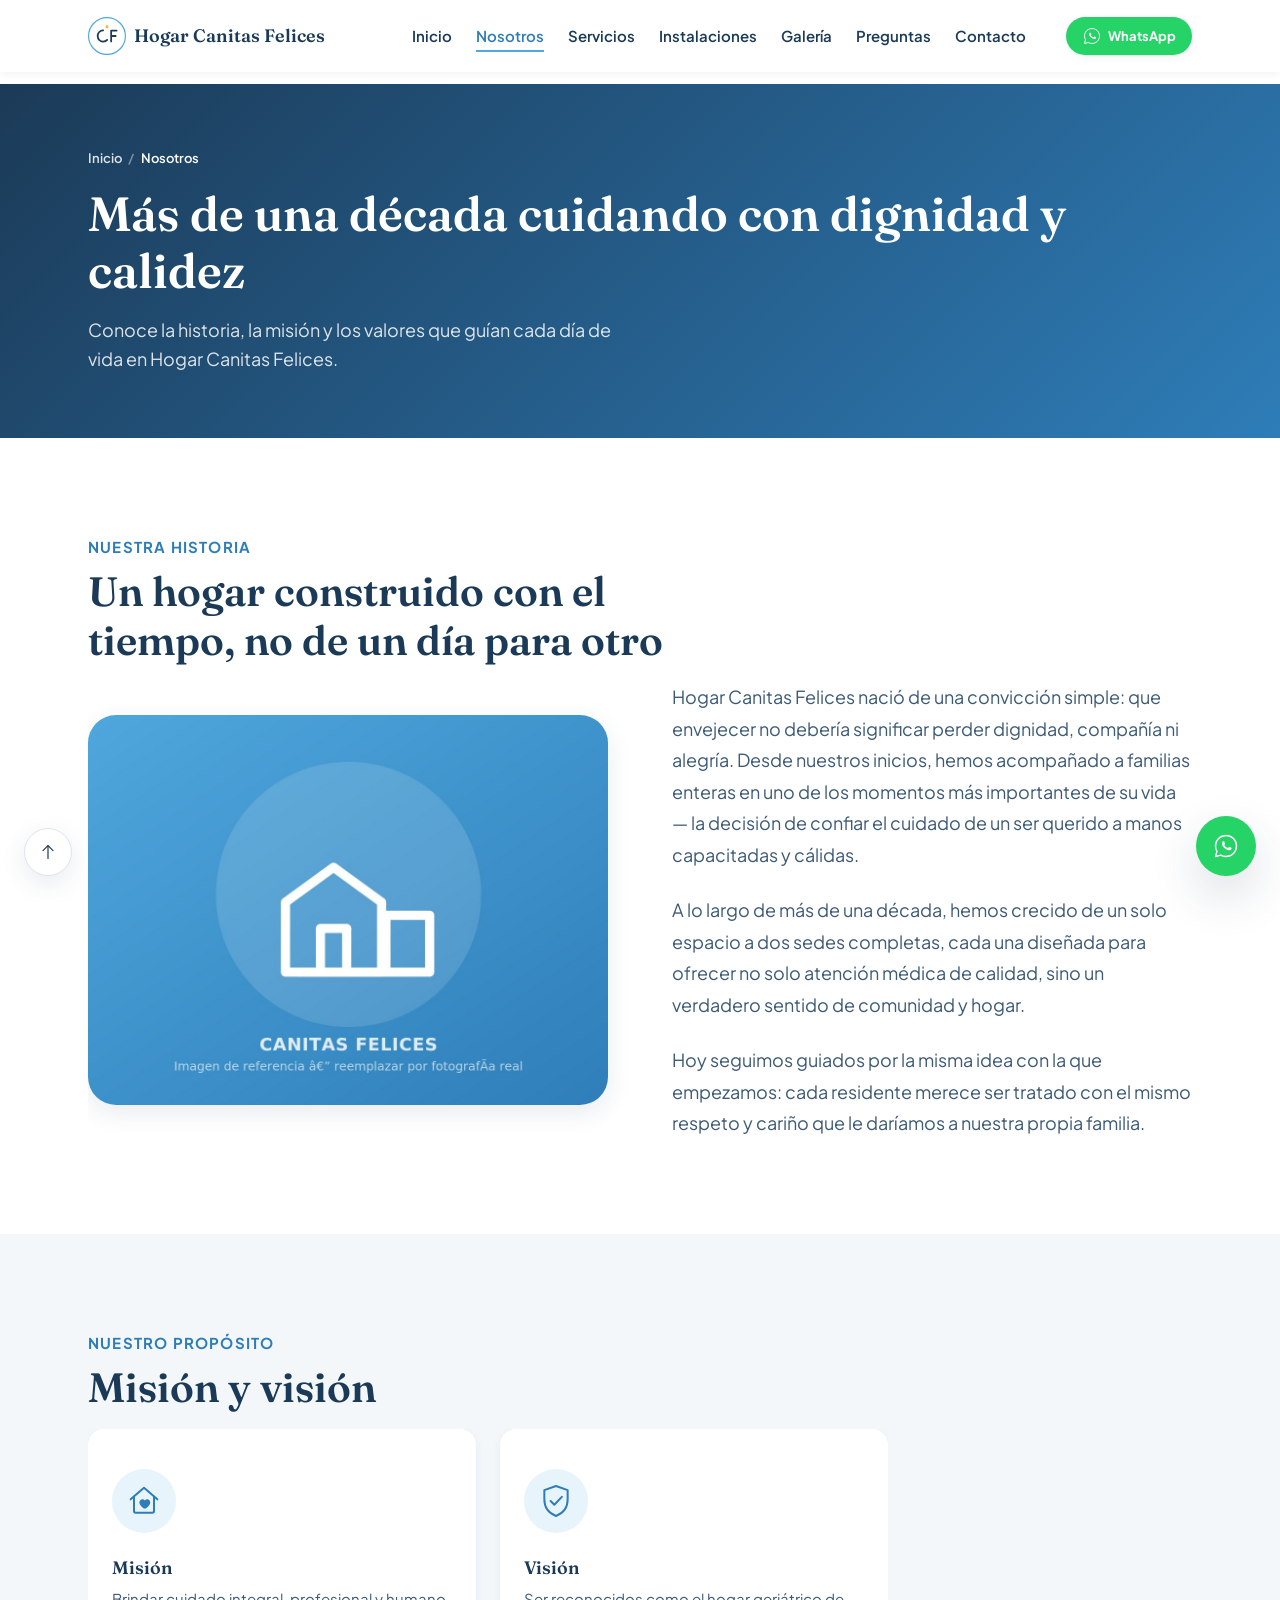
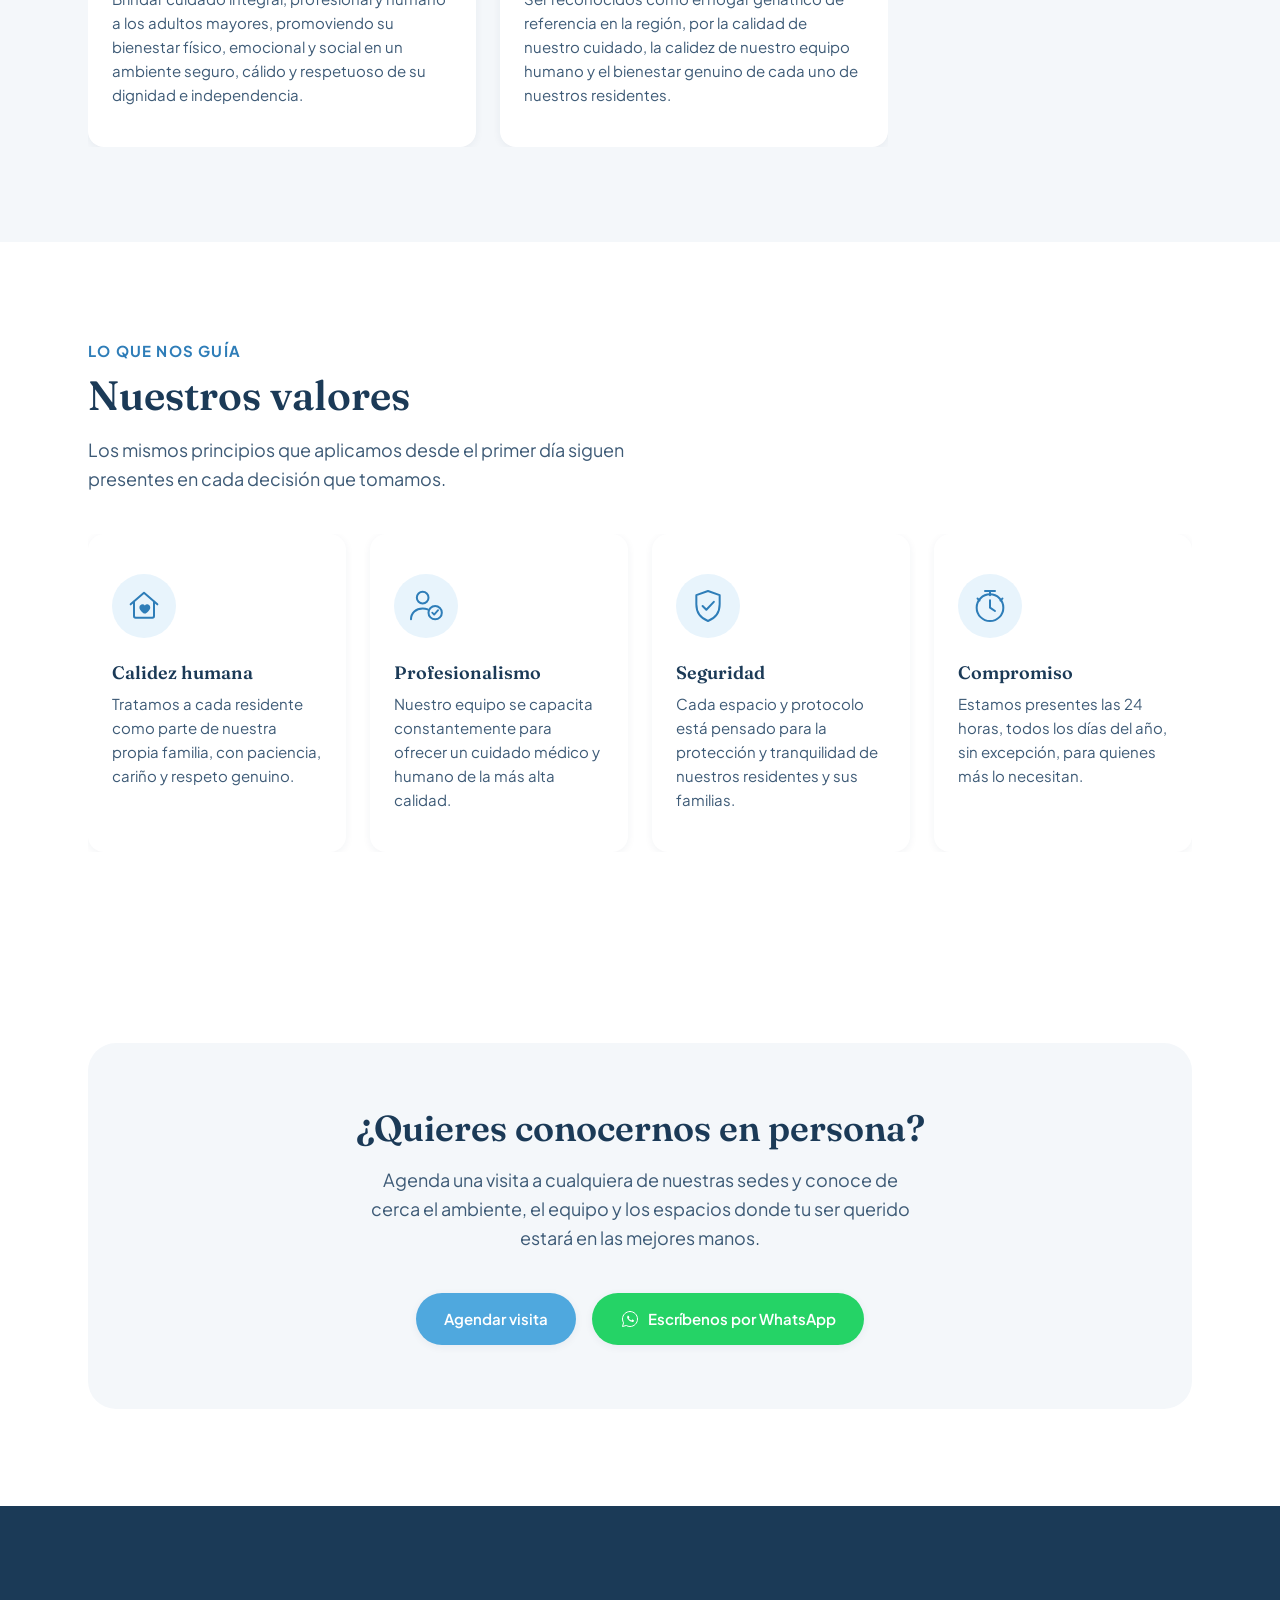
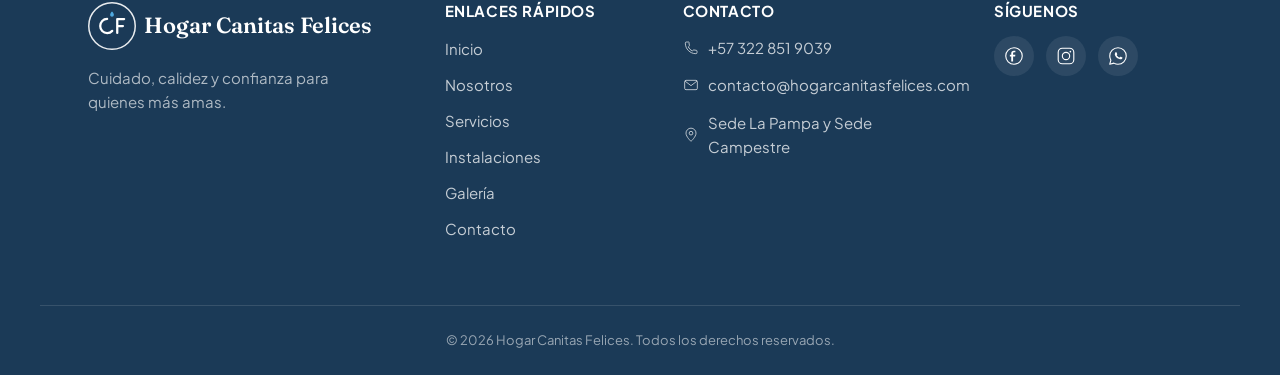
<file: nosotros.html>
<!DOCTYPE html>
<html lang="es">
<head>
  <meta charset="UTF-8">
  <meta name="viewport" content="width=device-width, initial-scale=1.0">
  <title>Nosotros | Hogar Canitas Felices</title>
  <meta name="description" content="Conoce la historia, misión, visión y valores de Hogar Canitas Felices. Más de una década cuidando con dignidad y calidez a los adultos mayores.">
  <meta name="keywords" content="hogar geriátrico, historia, misión, visión, valores, Hogar Canitas Felices, cuidado adultos mayores">
  <meta name="author" content="Hogar Canitas Felices">
  <meta name="robots" content="index, follow">

  <!-- Open Graph -->
  <meta property="og:title" content="Nosotros | Hogar Canitas Felices">
  <meta property="og:description" content="Conoce nuestra historia, misión, visión y los valores que guían el cuidado de cada residente.">
  <meta property="og:type" content="website">
  <meta property="og:image" content="img/sedes/campestre/fachada.jpg">
  <meta property="og:locale" content="es_CO">

  <!-- Favicon -->
  <link rel="icon" type="image/x-icon" href="favicon.ico">

  <!-- Preconnect Google Fonts -->
  <link rel="preconnect" href="https://fonts.googleapis.com">
  <link rel="preconnect" href="https://fonts.gstatic.com" crossorigin>
  <link href="https://fonts.googleapis.com/css2?family=Fraunces:opsz,wght@9..144,400;9..144,500;9..144,600;9..144,700&family=Plus+Jakarta+Sans:wght@400;500;600;700&display=swap" rel="stylesheet">

  <!-- Hojas de estilo: mismas del Home + las específicas de esta página -->
  <link rel="stylesheet" href="css/styles.css">
  <link rel="stylesheet" href="css/loader.css">
  <link rel="stylesheet" href="css/navbar.css">
  <link rel="stylesheet" href="css/cards.css">
  <link rel="stylesheet" href="css/page-header.css">
  <link rel="stylesheet" href="css/content-blocks.css">
  <link rel="stylesheet" href="css/nosotros.css">
  <link rel="stylesheet" href="css/footer.css">
  <link rel="stylesheet" href="css/animations.css">
  <link rel="stylesheet" href="css/responsive.css">

  <noscript>
    <style>#loader { display: none !important; }</style>
  </noscript>
</head>
<body>

  <div id="loader" class="loader" role="status" aria-live="polite">
    <div class="loader__content">
      <img src="img/logo/logo.svg" alt="" class="loader__logo" width="56" height="56">
      <span class="loader__spinner" aria-hidden="true"></span>
      <span class="visually-hidden">Cargando Hogar Canitas Felices…</span>
    </div>
  </div>

  <a class="skip-link" href="#contenido-principal">Saltar al contenido principal</a>

  <!-- ===================== NAVBAR ===================== -->
  <header class="navbar navbar--no-hero" id="navbar">
    <div class="navbar__container">
      <a href="index.html" class="navbar__logo" aria-label="Hogar Canitas Felices, ir al inicio">
        <img src="img/logo/logo.svg" alt="Logotipo Hogar Canitas Felices" class="navbar__logo-img" width="48" height="48">
        <span class="navbar__logo-text">Hogar Canitas Felices</span>
      </a>

      <button class="navbar__toggle" id="navbarToggle" aria-label="Abrir menú de navegación" aria-expanded="false" aria-controls="navbarMenu">
        <span class="navbar__toggle-bar"></span>
        <span class="navbar__toggle-bar"></span>
        <span class="navbar__toggle-bar"></span>
      </button>

      <nav class="navbar__menu" id="navbarMenu" aria-label="Navegación principal">
        <ul class="navbar__list">
          <li class="navbar__item"><a href="index.html" class="navbar__link">Inicio</a></li>
          <li class="navbar__item"><a href="nosotros.html" class="navbar__link is-active" aria-current="page">Nosotros</a></li>
          <li class="navbar__item"><a href="servicios.html" class="navbar__link">Servicios</a></li>
          <li class="navbar__item"><a href="sedes.html" class="navbar__link">Instalaciones</a></li>
          <li class="navbar__item"><a href="index.html#galeria" class="navbar__link">Galería</a></li>
          <li class="navbar__item"><a href="index.html#faq" class="navbar__link">Preguntas</a></li>
          <li class="navbar__item"><a href="index.html#contacto" class="navbar__link">Contacto</a></li>
        </ul>
        <a
          href="https://wa.me/573228519039?text=Hola%20Hogar%20Canitas%20Felices%2C%20quisiera%20más%20información"
          data-whatsapp-template="default"
          class="navbar__whatsapp"
          target="_blank"
          rel="noopener noreferrer"
          aria-label="Escríbenos por WhatsApp"
        >
          <img src="img/iconos/whatsapp.svg" alt="" class="navbar__whatsapp-icon" width="20" height="20">
          WhatsApp
        </a>
      </nav>
    </div>
  </header>

  <main id="contenido-principal">

    <!-- ===================== ENCABEZADO DE PÁGINA ===================== -->
    <section class="page-header">
      <div class="section__container">
        <p class="page-header__breadcrumb">
          <a href="index.html">Inicio</a>
          <span class="page-header__breadcrumb-separator">/</span>
          <span class="page-header__breadcrumb-current">Nosotros</span>
        </p>
        <h1 class="page-header__title">Más de una década cuidando con dignidad y calidez</h1>
        <p class="page-header__subtitle">Conoce la historia, la misión y los valores que guían cada día de vida en Hogar Canitas Felices.</p>
      </div>
    </section>

    <!-- ===================== HISTORIA =====================
         Contenido de referencia: los datos concretos (año de fundación,
         hitos, cifras) deben ser revisados y ajustados por el negocio
         antes de producción — mismo criterio ya aplicado a imágenes y FAQ. -->
    <section class="about-historia">
      <div class="section__container">
        <p class="section__eyebrow">Nuestra historia</p>
        <h2 class="section__title">Un hogar construido con el tiempo, no de un día para otro</h2>

        <div class="media-text" data-animate="fade-up">
          <div class="media-text__image">
            <img src="img/sedes/campestre/fachada.jpg" alt="Fachada de una de las sedes de Hogar Canitas Felices" loading="lazy">
          </div>
          <div class="media-text__text">
            <p>Hogar Canitas Felices nació de una convicción simple: que envejecer no debería significar perder dignidad, compañía ni alegría. Desde nuestros inicios, hemos acompañado a familias enteras en uno de los momentos más importantes de su vida — la decisión de confiar el cuidado de un ser querido a manos capacitadas y cálidas.</p>
            <p>A lo largo de más de una década, hemos crecido de un solo espacio a dos sedes completas, cada una diseñada para ofrecer no solo atención médica de calidad, sino un verdadero sentido de comunidad y hogar.</p>
            <p>Hoy seguimos guiados por la misma idea con la que empezamos: cada residente merece ser tratado con el mismo respeto y cariño que le daríamos a nuestra propia familia.</p>
          </div>
        </div>
      </div>
    </section>

    <!-- ===================== MISIÓN Y VISIÓN ===================== -->
    <section class="mission service-detail--alt">
      <div class="section__container">
        <p class="section__eyebrow">Nuestro propósito</p>
        <h2 class="section__title">Misión y visión</h2>

        <div class="why__grid mission-grid" data-animate="fade-up">
          <article class="why-card">
            <div class="why-card__icon">
              <img src="img/iconos/ambiente-familiar.svg" alt="" width="40" height="40">
            </div>
            <h3 class="why-card__title">Misión</h3>
            <p class="why-card__text">Brindar cuidado integral, profesional y humano a los adultos mayores, promoviendo su bienestar físico, emocional y social en un ambiente seguro, cálido y respetuoso de su dignidad e independencia.</p>
          </article>

          <article class="why-card">
            <div class="why-card__icon">
              <img src="img/iconos/espacios-seguros.svg" alt="" width="40" height="40">
            </div>
            <h3 class="why-card__title">Visión</h3>
            <p class="why-card__text">Ser reconocidos como el hogar geriátrico de referencia en la región, por la calidad de nuestro cuidado, la calidez de nuestro equipo humano y el bienestar genuino de cada uno de nuestros residentes.</p>
          </article>
        </div>
      </div>
    </section>

    <!-- ===================== VALORES ===================== -->
    <section class="values">
      <div class="section__container">
        <p class="section__eyebrow">Lo que nos guía</p>
        <h2 class="section__title">Nuestros valores</h2>
        <p class="section__description">Los mismos principios que aplicamos desde el primer día siguen presentes en cada decisión que tomamos.</p>

        <div class="why__grid" data-animate="fade-up">
          <article class="why-card" data-animate-delay="1">
            <div class="why-card__icon">
              <img src="img/iconos/ambiente-familiar.svg" alt="" width="40" height="40">
            </div>
            <h3 class="why-card__title">Calidez humana</h3>
            <p class="why-card__text">Tratamos a cada residente como parte de nuestra propia familia, con paciencia, cariño y respeto genuino.</p>
          </article>

          <article class="why-card" data-animate-delay="2">
            <div class="why-card__icon">
              <img src="img/iconos/personal-capacitado.svg" alt="" width="40" height="40">
            </div>
            <h3 class="why-card__title">Profesionalismo</h3>
            <p class="why-card__text">Nuestro equipo se capacita constantemente para ofrecer un cuidado médico y humano de la más alta calidad.</p>
          </article>

          <article class="why-card" data-animate-delay="3">
            <div class="why-card__icon">
              <img src="img/iconos/espacios-seguros.svg" alt="" width="40" height="40">
            </div>
            <h3 class="why-card__title">Seguridad</h3>
            <p class="why-card__text">Cada espacio y protocolo está pensado para la protección y tranquilidad de nuestros residentes y sus familias.</p>
          </article>

          <article class="why-card" data-animate-delay="4">
            <div class="why-card__icon">
              <img src="img/iconos/reloj-24h.svg" alt="" width="40" height="40">
            </div>
            <h3 class="why-card__title">Compromiso</h3>
            <p class="why-card__text">Estamos presentes las 24 horas, todos los días del año, sin excepción, para quienes más lo necesitan.</p>
          </article>
        </div>
      </div>
    </section>

    <!-- ===================== CTA FINAL ===================== -->
    <section class="about-cta-section">
      <div class="section__container">
        <div class="about-cta" data-animate="fade-up">
          <h2 class="about-cta__title">¿Quieres conocernos en persona?</h2>
          <p class="about-cta__text">Agenda una visita a cualquiera de nuestras sedes y conoce de cerca el ambiente, el equipo y los espacios donde tu ser querido estará en las mejores manos.</p>
          <div class="about-cta__actions">
            <a href="index.html#contacto" class="btn btn--primary">Agendar visita</a>
            <a
              href="https://wa.me/573228519039?text=Hola%20Hogar%20Canitas%20Felices%2C%20quisiera%20más%20información"
              data-whatsapp-template="default"
              class="btn btn--whatsapp"
              target="_blank"
              rel="noopener noreferrer"
            >
              <img src="img/iconos/whatsapp.svg" alt="" class="btn__icon" width="20" height="20">
              Escríbenos por WhatsApp
            </a>
          </div>
        </div>
      </div>
    </section>

  </main>

  <!-- ===================== FOOTER ===================== -->
  <footer class="footer">
    <div class="footer__container">
      <div class="footer__brand">
        <a href="index.html" class="footer__logo">
          <img src="img/logo/logo-blanco.svg" alt="Logotipo Hogar Canitas Felices" width="48" height="48">
          <span>Hogar Canitas Felices</span>
        </a>
        <p class="footer__tagline">Cuidado, calidez y confianza para quienes más amas.</p>
      </div>

      <nav class="footer__links" aria-label="Enlaces rápidos">
        <h3 class="footer__heading">Enlaces rápidos</h3>
        <ul>
          <li><a href="index.html">Inicio</a></li>
          <li><a href="nosotros.html">Nosotros</a></li>
          <li><a href="servicios.html">Servicios</a></li>
          <li><a href="sedes.html">Instalaciones</a></li>
          <li><a href="index.html#galeria">Galería</a></li>
          <li><a href="index.html#contacto">Contacto</a></li>
        </ul>
      </nav>

      <div class="footer__contact">
        <h3 class="footer__heading">Contacto</h3>
        <ul>
          <li>
            <a href="tel:+573228519039">
              <img src="img/iconos/telefono.svg" alt="" width="16" height="16"> +57 322 851 9039
            </a>
          </li>
          <li>
            <a href="mailto:contacto@hogarcanitasfelices.com">
              <img src="img/iconos/correo.svg" alt="" width="16" height="16"> contacto@hogarcanitasfelices.com
            </a>
          </li>
          <li>
            <img src="img/iconos/ubicacion.svg" alt="" width="16" height="16"> Sede La Pampa y Sede Campestre
          </li>
        </ul>
      </div>

      <div class="footer__social">
        <h3 class="footer__heading">Síguenos</h3>
        <div class="footer__social-icons">
          <a href="#" aria-label="Facebook de Hogar Canitas Felices" target="_blank" rel="noopener noreferrer">
            <img src="img/iconos/facebook.svg" alt="" width="22" height="22">
          </a>
          <a href="#" aria-label="Instagram de Hogar Canitas Felices" target="_blank" rel="noopener noreferrer">
            <img src="img/iconos/instagram.svg" alt="" width="22" height="22">
          </a>
          <a href="https://wa.me/573228519039" data-whatsapp-template="plano" aria-label="WhatsApp de Hogar Canitas Felices" target="_blank" rel="noopener noreferrer">
            <img src="img/iconos/whatsapp.svg" alt="" width="22" height="22">
          </a>
        </div>
      </div>
    </div>

    <div class="footer__bottom">
      <p>&copy; <span id="currentYear"></span> Hogar Canitas Felices. Todos los derechos reservados.</p>
    </div>
  </footer>

  <a
    href="https://wa.me/573228519039?text=Hola%20Hogar%20Canitas%20Felices%2C%20quisiera%20más%20información"
    data-whatsapp-template="default"
    class="whatsapp-float"
    id="whatsappFloat"
    target="_blank"
    rel="noopener noreferrer"
    aria-label="Escríbenos por WhatsApp"
  >
    <span class="whatsapp-float__tooltip" aria-hidden="true">Escríbenos por WhatsApp</span>
    <img src="img/iconos/whatsapp.svg" alt="" width="28" height="28">
  </a>

  <button
    type="button"
    class="scroll-top"
    id="scrollTop"
    aria-label="Volver arriba"
  >
    <img src="img/iconos/flecha-arriba.svg" alt="" width="22" height="22">
  </button>

  <!-- Scripts: los mismos del Home. gallery.js, lightbox.js y faq.js se
       omiten a propósito — esta página no tiene galería ni FAQ propios. -->
  <script src="js/utils.js" defer></script>
  <script src="js/loader.js" defer></script>
  <script src="js/navbar.js" defer></script>
  <script src="js/scroll.js" defer></script>
  <script src="js/whatsapp.js" defer></script>
  <script src="js/animations.js" defer></script>
  <script src="js/app.js" defer></script>
</body>
</html>
</file>
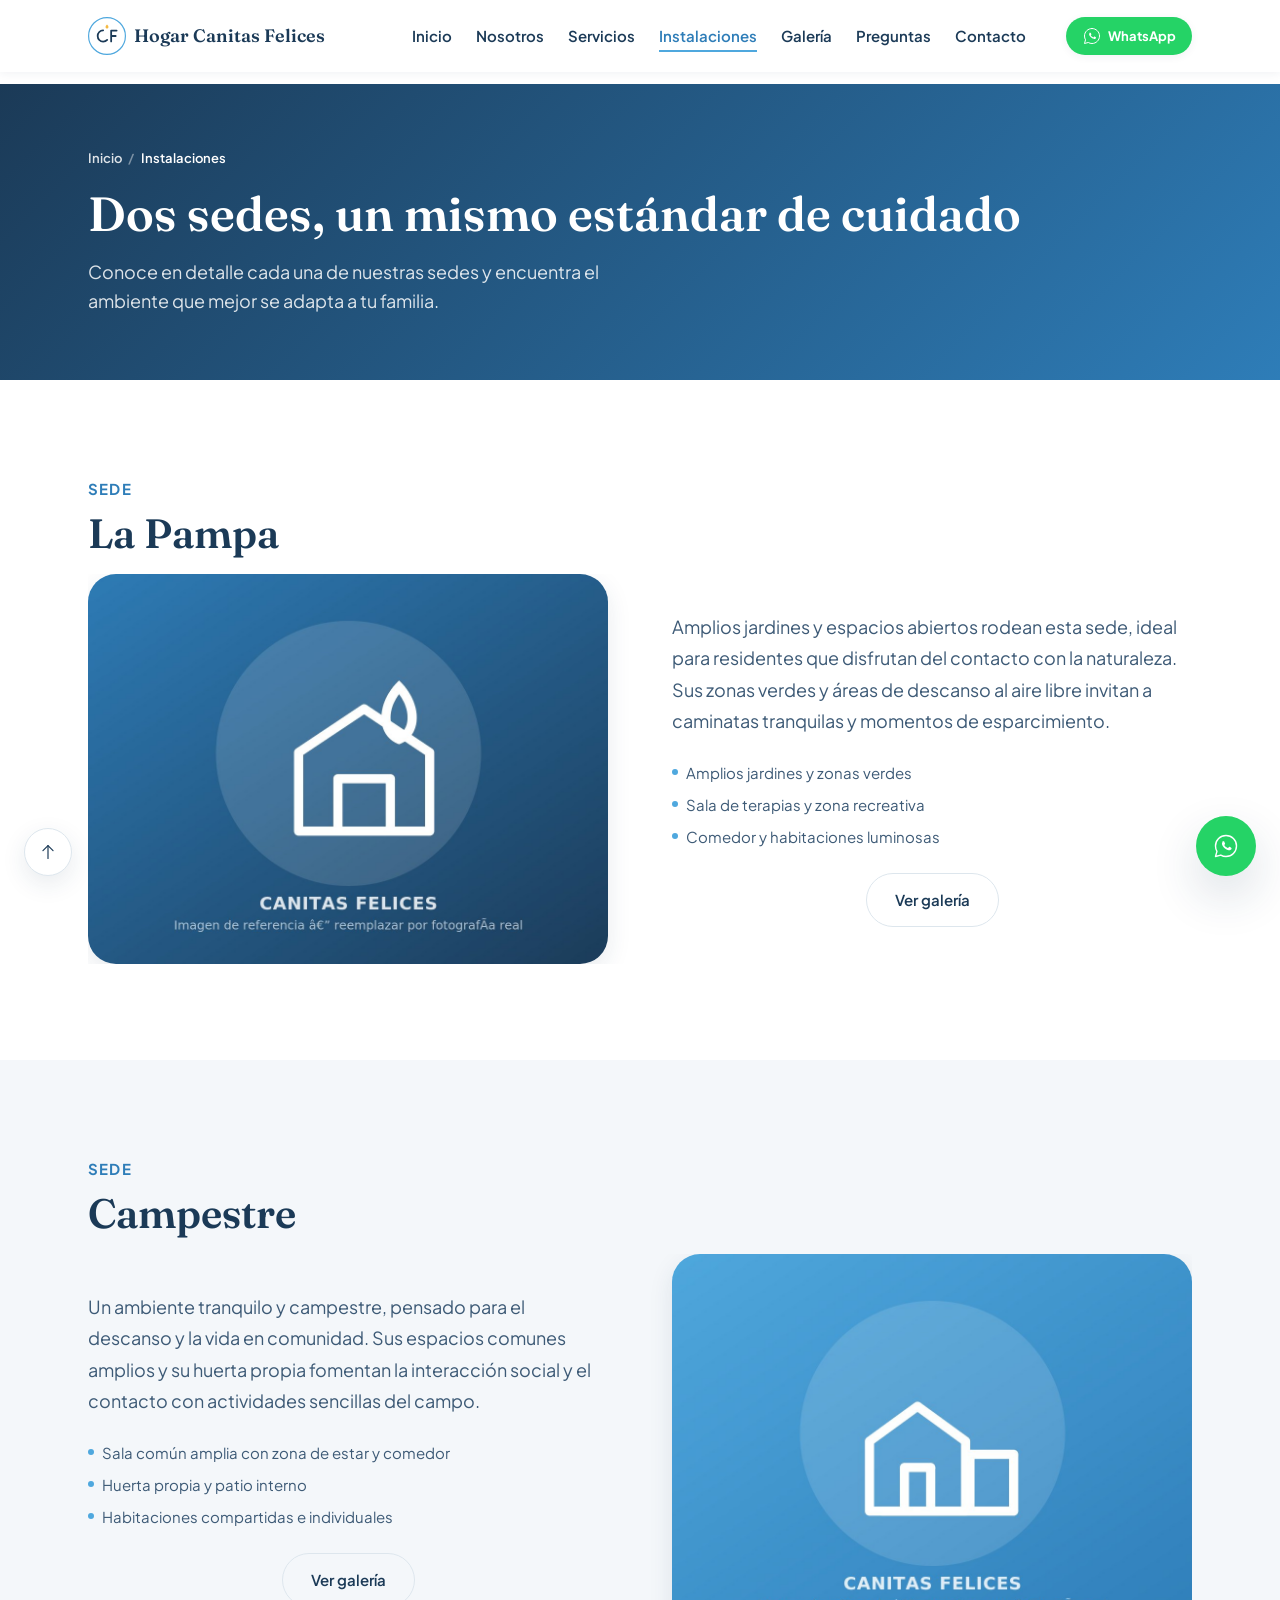
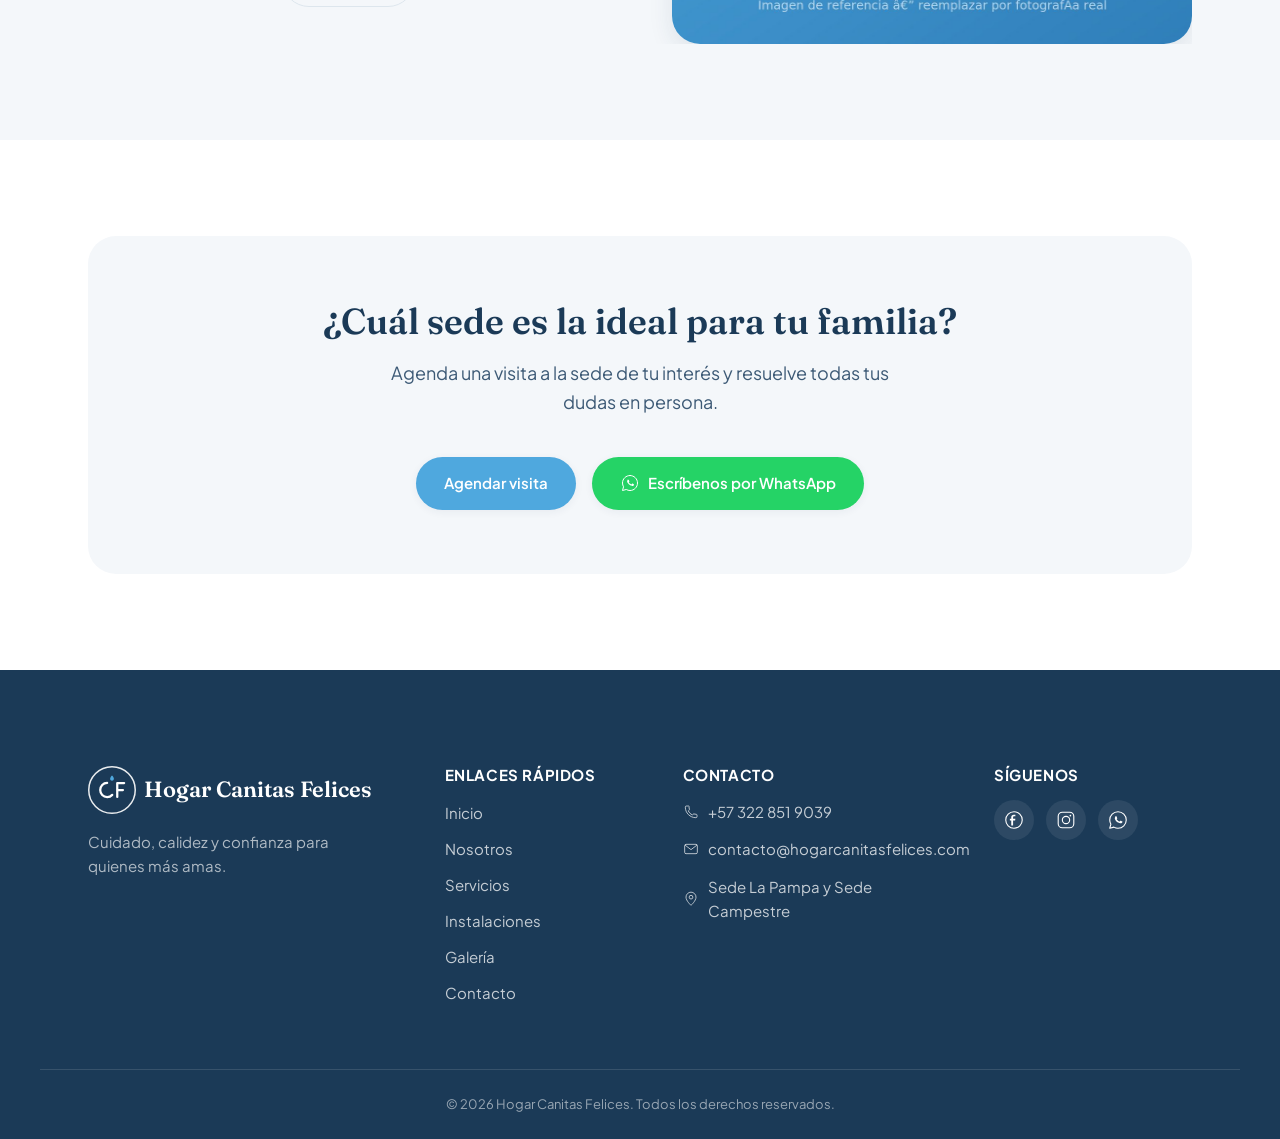
<file: sedes.html>
<!DOCTYPE html>
<html lang="es">
<head>
  <meta charset="UTF-8">
  <meta name="viewport" content="width=device-width, initial-scale=1.0">
  <title>Sedes | Hogar Canitas Felices</title>
  <meta name="description" content="Conoce en detalle la Sede La Pampa y la Sede Campestre de Hogar Canitas Felices: instalaciones, ambiente y espacios diseñados para el bienestar de nuestros residentes.">
  <meta name="keywords" content="sedes geriátrico, Sede La Pampa, Sede Campestre, instalaciones, Hogar Canitas Felices">
  <meta name="author" content="Hogar Canitas Felices">
  <meta name="robots" content="index, follow">

  <meta property="og:title" content="Sedes | Hogar Canitas Felices">
  <meta property="og:description" content="Conoce la Sede La Pampa y la Sede Campestre: instalaciones, ambiente y espacios diseñados para el bienestar de nuestros residentes.">
  <meta property="og:type" content="website">
  <meta property="og:image" content="img/sedes/campestre/fachada.jpg">
  <meta property="og:locale" content="es_CO">

  <link rel="icon" type="image/x-icon" href="favicon.ico">

  <link rel="preconnect" href="https://fonts.googleapis.com">
  <link rel="preconnect" href="https://fonts.gstatic.com" crossorigin>
  <link href="https://fonts.googleapis.com/css2?family=Fraunces:opsz,wght@9..144,400;9..144,500;9..144,600;9..144,700&family=Plus+Jakarta+Sans:wght@400;500;600;700&display=swap" rel="stylesheet">

  <link rel="stylesheet" href="css/styles.css">
  <link rel="stylesheet" href="css/loader.css">
  <link rel="stylesheet" href="css/navbar.css">
  <link rel="stylesheet" href="css/cards.css">
  <link rel="stylesheet" href="css/page-header.css">
  <link rel="stylesheet" href="css/content-blocks.css">
  <link rel="stylesheet" href="css/footer.css">
  <link rel="stylesheet" href="css/animations.css">
  <link rel="stylesheet" href="css/responsive.css">

  <noscript>
    <style>#loader { display: none !important; }</style>
  </noscript>
</head>
<body>

  <div id="loader" class="loader" role="status" aria-live="polite">
    <div class="loader__content">
      <img src="img/logo/logo.svg" alt="" class="loader__logo" width="56" height="56">
      <span class="loader__spinner" aria-hidden="true"></span>
      <span class="visually-hidden">Cargando Hogar Canitas Felices…</span>
    </div>
  </div>

  <a class="skip-link" href="#contenido-principal">Saltar al contenido principal</a>

  <header class="navbar navbar--no-hero" id="navbar">
    <div class="navbar__container">
      <a href="index.html" class="navbar__logo" aria-label="Hogar Canitas Felices, ir al inicio">
        <img src="img/logo/logo.svg" alt="Logotipo Hogar Canitas Felices" class="navbar__logo-img" width="48" height="48">
        <span class="navbar__logo-text">Hogar Canitas Felices</span>
      </a>

      <button class="navbar__toggle" id="navbarToggle" aria-label="Abrir menú de navegación" aria-expanded="false" aria-controls="navbarMenu">
        <span class="navbar__toggle-bar"></span>
        <span class="navbar__toggle-bar"></span>
        <span class="navbar__toggle-bar"></span>
      </button>

      <nav class="navbar__menu" id="navbarMenu" aria-label="Navegación principal">
        <ul class="navbar__list">
          <li class="navbar__item"><a href="index.html" class="navbar__link">Inicio</a></li>
          <li class="navbar__item"><a href="nosotros.html" class="navbar__link">Nosotros</a></li>
          <li class="navbar__item"><a href="servicios.html" class="navbar__link">Servicios</a></li>
          <li class="navbar__item"><a href="sedes.html" class="navbar__link is-active" aria-current="page">Instalaciones</a></li>
          <li class="navbar__item"><a href="index.html#galeria" class="navbar__link">Galería</a></li>
          <li class="navbar__item"><a href="index.html#faq" class="navbar__link">Preguntas</a></li>
          <li class="navbar__item"><a href="index.html#contacto" class="navbar__link">Contacto</a></li>
        </ul>
        <a
          href="https://wa.me/573228519039?text=Hola%20Hogar%20Canitas%20Felices%2C%20quisiera%20más%20información"
          data-whatsapp-template="default"
          class="navbar__whatsapp"
          target="_blank"
          rel="noopener noreferrer"
          aria-label="Escríbenos por WhatsApp"
        >
          <img src="img/iconos/whatsapp.svg" alt="" class="navbar__whatsapp-icon" width="20" height="20">
          WhatsApp
        </a>
      </nav>
    </div>
  </header>

  <main id="contenido-principal">

    <section class="page-header">
      <div class="section__container">
        <p class="page-header__breadcrumb">
          <a href="index.html">Inicio</a>
          <span class="page-header__breadcrumb-separator">/</span>
          <span class="page-header__breadcrumb-current">Instalaciones</span>
        </p>
        <h1 class="page-header__title">Dos sedes, un mismo estándar de cuidado</h1>
        <p class="page-header__subtitle">Conoce en detalle cada una de nuestras sedes y encuentra el ambiente que mejor se adapta a tu familia.</p>
      </div>
    </section>

    <!-- Contenido de referencia: los detalles de cada sede (metros
         cuadrados, capacidad, dirección) deben ser revisados por el
         negocio antes de producción. Las fotos de Sede La Pampa siguen
         siendo ilustraciones de referencia, pendientes de fotografía real. -->

    <section class="service-detail" id="la-pampa">
      <div class="section__container">
        <p class="section__eyebrow">Sede</p>
        <h2 class="section__title">La Pampa</h2>
        <div class="media-text" data-animate="fade-up">
          <div class="media-text__image">
            <img src="img/sedes/la-pampa/fachada.jpg" alt="Fachada de la Sede La Pampa" loading="lazy">
          </div>
          <div class="media-text__text">
            <p>Amplios jardines y espacios abiertos rodean esta sede, ideal para residentes que disfrutan del contacto con la naturaleza. Sus zonas verdes y áreas de descanso al aire libre invitan a caminatas tranquilas y momentos de esparcimiento.</p>
            <ul class="media-text__list">
              <li>Amplios jardines y zonas verdes</li>
              <li>Sala de terapias y zona recreativa</li>
              <li>Comedor y habitaciones luminosas</li>
            </ul>
            <div class="about-cta__actions media-text__actions">
              <a href="index.html#galeria" class="btn btn--outline">Ver galería</a>
            </div>
          </div>
        </div>
      </div>
    </section>

    <section class="service-detail service-detail--alt" id="campestre">
      <div class="section__container">
        <p class="section__eyebrow">Sede</p>
        <h2 class="section__title">Campestre</h2>
        <div class="media-text media-text--reverse" data-animate="fade-up">
          <div class="media-text__image">
            <img src="img/sedes/campestre/fachada.jpg" alt="Fachada de la Sede Campestre" loading="lazy">
          </div>
          <div class="media-text__text">
            <p>Un ambiente tranquilo y campestre, pensado para el descanso y la vida en comunidad. Sus espacios comunes amplios y su huerta propia fomentan la interacción social y el contacto con actividades sencillas del campo.</p>
            <ul class="media-text__list">
              <li>Sala común amplia con zona de estar y comedor</li>
              <li>Huerta propia y patio interno</li>
              <li>Habitaciones compartidas e individuales</li>
            </ul>
            <div class="about-cta__actions media-text__actions">
              <a href="index.html#galeria" class="btn btn--outline">Ver galería</a>
            </div>
          </div>
        </div>
      </div>
    </section>

    <section class="about-cta-section">
      <div class="section__container">
        <div class="about-cta" data-animate="fade-up">
          <h2 class="about-cta__title">¿Cuál sede es la ideal para tu familia?</h2>
          <p class="about-cta__text">Agenda una visita a la sede de tu interés y resuelve todas tus dudas en persona.</p>
          <div class="about-cta__actions">
            <a href="index.html#contacto" class="btn btn--primary">Agendar visita</a>
            <a
              href="https://wa.me/573228519039?text=Hola%20Hogar%20Canitas%20Felices%2C%20quisiera%20más%20información"
              data-whatsapp-template="default"
              class="btn btn--whatsapp"
              target="_blank"
              rel="noopener noreferrer"
            >
              <img src="img/iconos/whatsapp.svg" alt="" class="btn__icon" width="20" height="20">
              Escríbenos por WhatsApp
            </a>
          </div>
        </div>
      </div>
    </section>

  </main>

  <footer class="footer">
    <div class="footer__container">
      <div class="footer__brand">
        <a href="index.html" class="footer__logo">
          <img src="img/logo/logo-blanco.svg" alt="Logotipo Hogar Canitas Felices" width="48" height="48">
          <span>Hogar Canitas Felices</span>
        </a>
        <p class="footer__tagline">Cuidado, calidez y confianza para quienes más amas.</p>
      </div>

      <nav class="footer__links" aria-label="Enlaces rápidos">
        <h3 class="footer__heading">Enlaces rápidos</h3>
        <ul>
          <li><a href="index.html">Inicio</a></li>
          <li><a href="nosotros.html">Nosotros</a></li>
          <li><a href="servicios.html">Servicios</a></li>
          <li><a href="sedes.html">Instalaciones</a></li>
          <li><a href="index.html#galeria">Galería</a></li>
          <li><a href="index.html#contacto">Contacto</a></li>
        </ul>
      </nav>

      <div class="footer__contact">
        <h3 class="footer__heading">Contacto</h3>
        <ul>
          <li>
            <a href="tel:+573228519039">
              <img src="img/iconos/telefono.svg" alt="" width="16" height="16"> +57 322 851 9039
            </a>
          </li>
          <li>
            <a href="mailto:contacto@hogarcanitasfelices.com">
              <img src="img/iconos/correo.svg" alt="" width="16" height="16"> contacto@hogarcanitasfelices.com
            </a>
          </li>
          <li>
            <img src="img/iconos/ubicacion.svg" alt="" width="16" height="16"> Sede La Pampa y Sede Campestre
          </li>
        </ul>
      </div>

      <div class="footer__social">
        <h3 class="footer__heading">Síguenos</h3>
        <div class="footer__social-icons">
          <a href="#" aria-label="Facebook de Hogar Canitas Felices" target="_blank" rel="noopener noreferrer">
            <img src="img/iconos/facebook.svg" alt="" width="22" height="22">
          </a>
          <a href="#" aria-label="Instagram de Hogar Canitas Felices" target="_blank" rel="noopener noreferrer">
            <img src="img/iconos/instagram.svg" alt="" width="22" height="22">
          </a>
          <a href="https://wa.me/573228519039" data-whatsapp-template="plano" aria-label="WhatsApp de Hogar Canitas Felices" target="_blank" rel="noopener noreferrer">
            <img src="img/iconos/whatsapp.svg" alt="" width="22" height="22">
          </a>
        </div>
      </div>
    </div>

    <div class="footer__bottom">
      <p>&copy; <span id="currentYear"></span> Hogar Canitas Felices. Todos los derechos reservados.</p>
    </div>
  </footer>

  <a
    href="https://wa.me/573228519039?text=Hola%20Hogar%20Canitas%20Felices%2C%20quisiera%20más%20información"
    data-whatsapp-template="default"
    class="whatsapp-float"
    id="whatsappFloat"
    target="_blank"
    rel="noopener noreferrer"
    aria-label="Escríbenos por WhatsApp"
  >
    <span class="whatsapp-float__tooltip" aria-hidden="true">Escríbenos por WhatsApp</span>
    <img src="img/iconos/whatsapp.svg" alt="" width="28" height="28">
  </a>

  <button type="button" class="scroll-top" id="scrollTop" aria-label="Volver arriba">
    <img src="img/iconos/flecha-arriba.svg" alt="" width="22" height="22">
  </button>

  <script src="js/utils.js" defer></script>
  <script src="js/loader.js" defer></script>
  <script src="js/navbar.js" defer></script>
  <script src="js/scroll.js" defer></script>
  <script src="js/whatsapp.js" defer></script>
  <script src="js/animations.js" defer></script>
  <script src="js/app.js" defer></script>
</body>
</html>
</file>
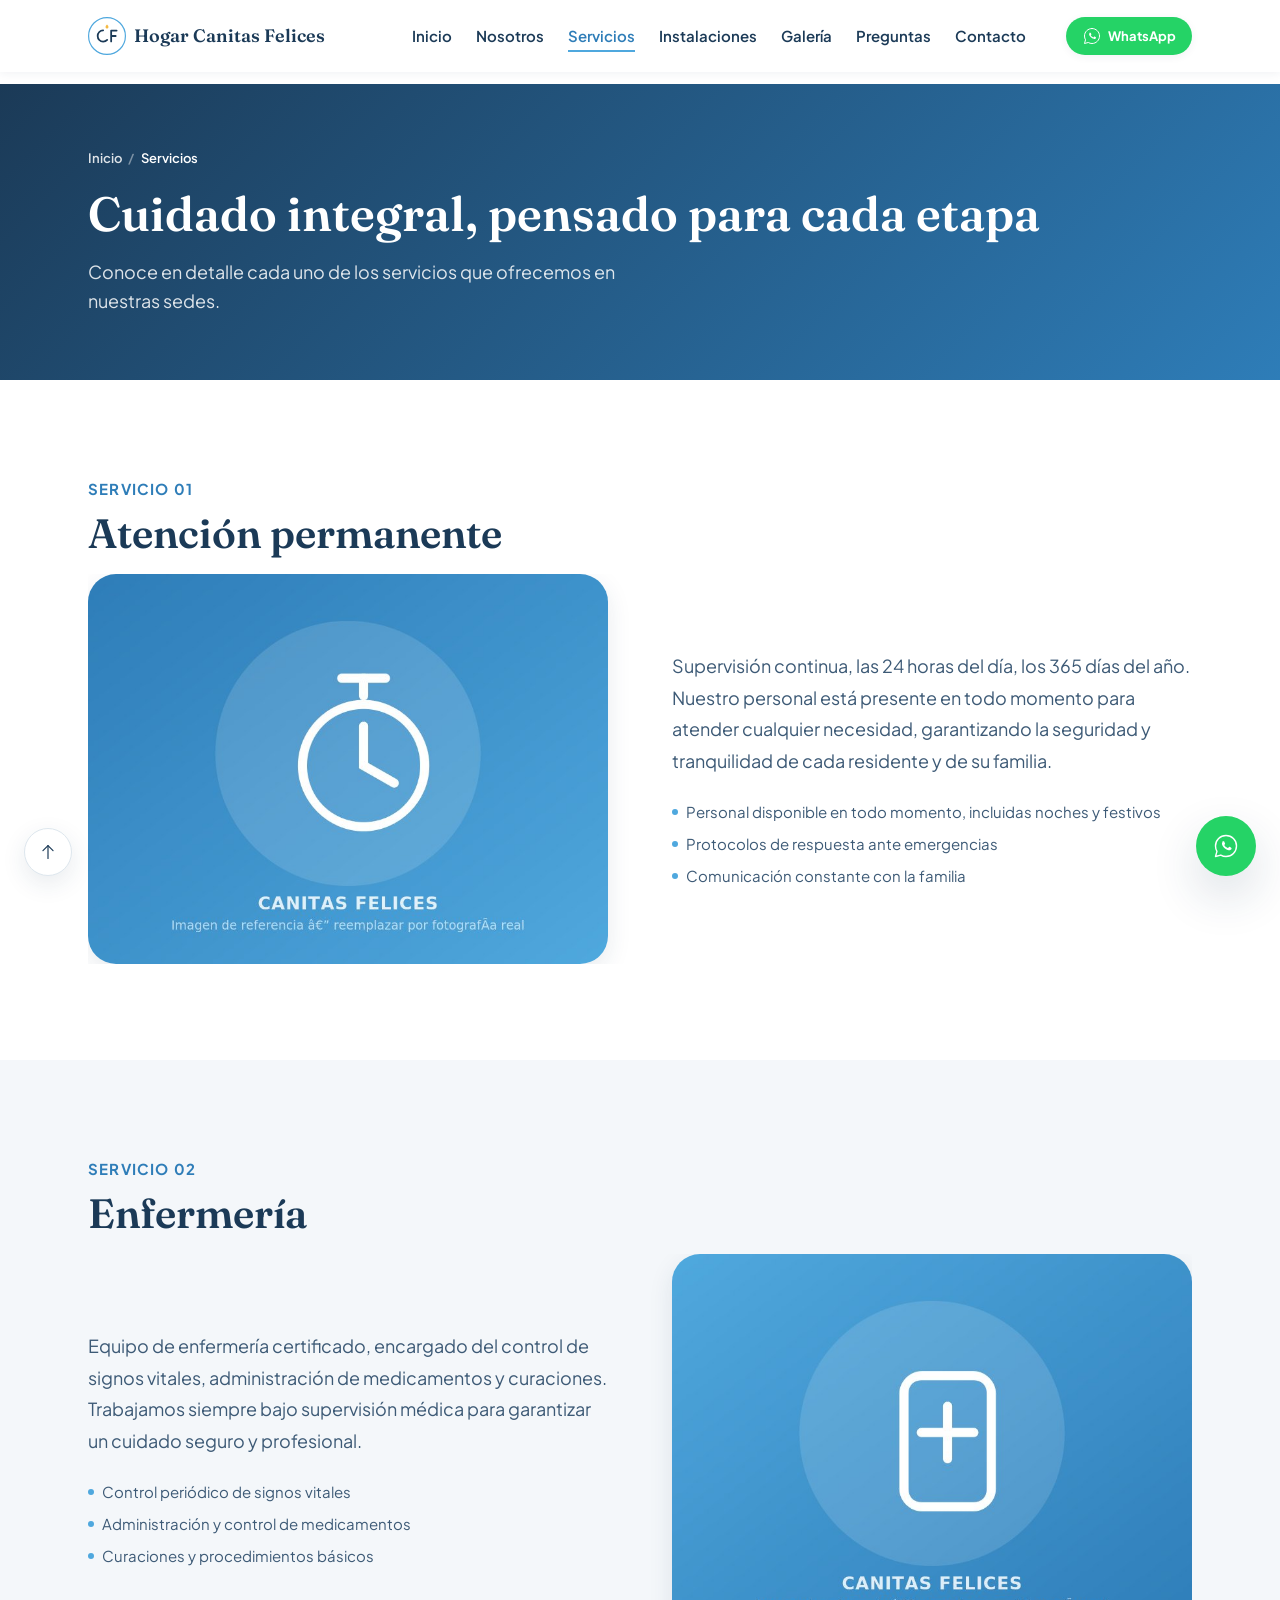
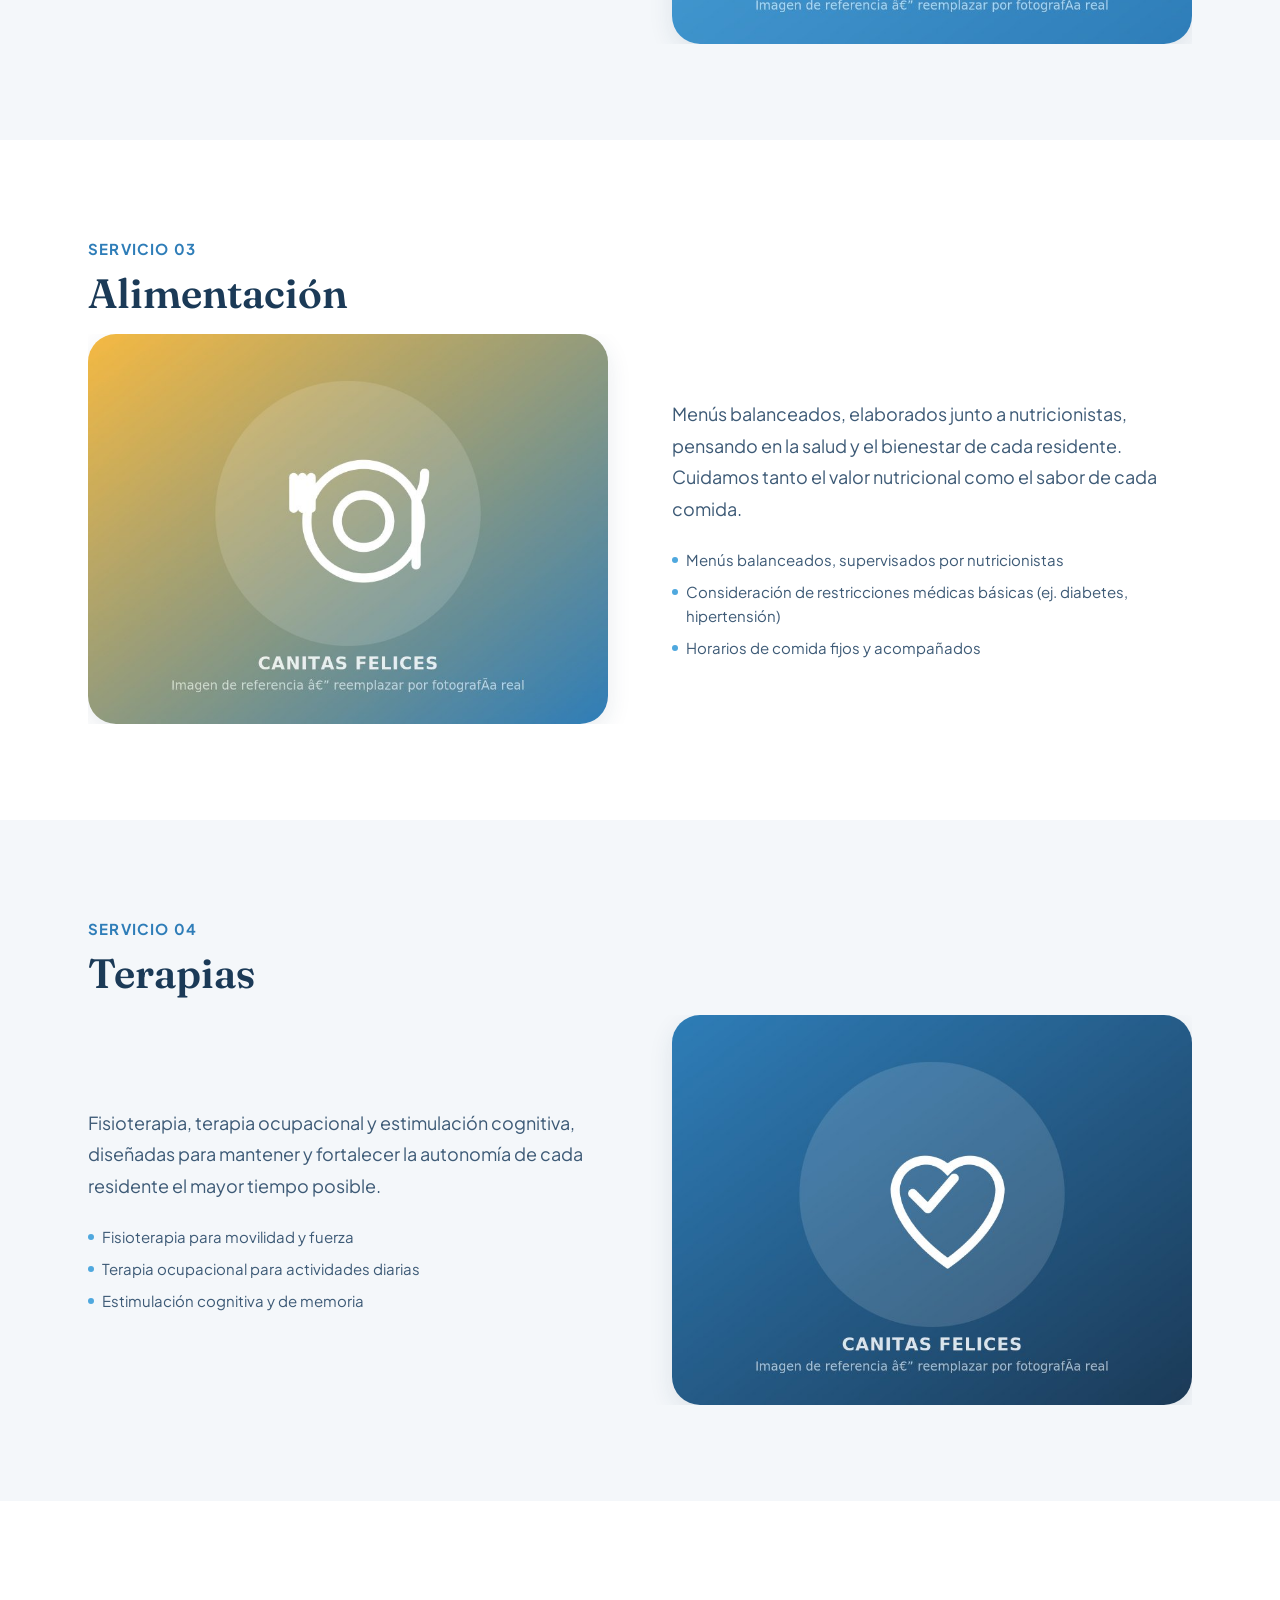
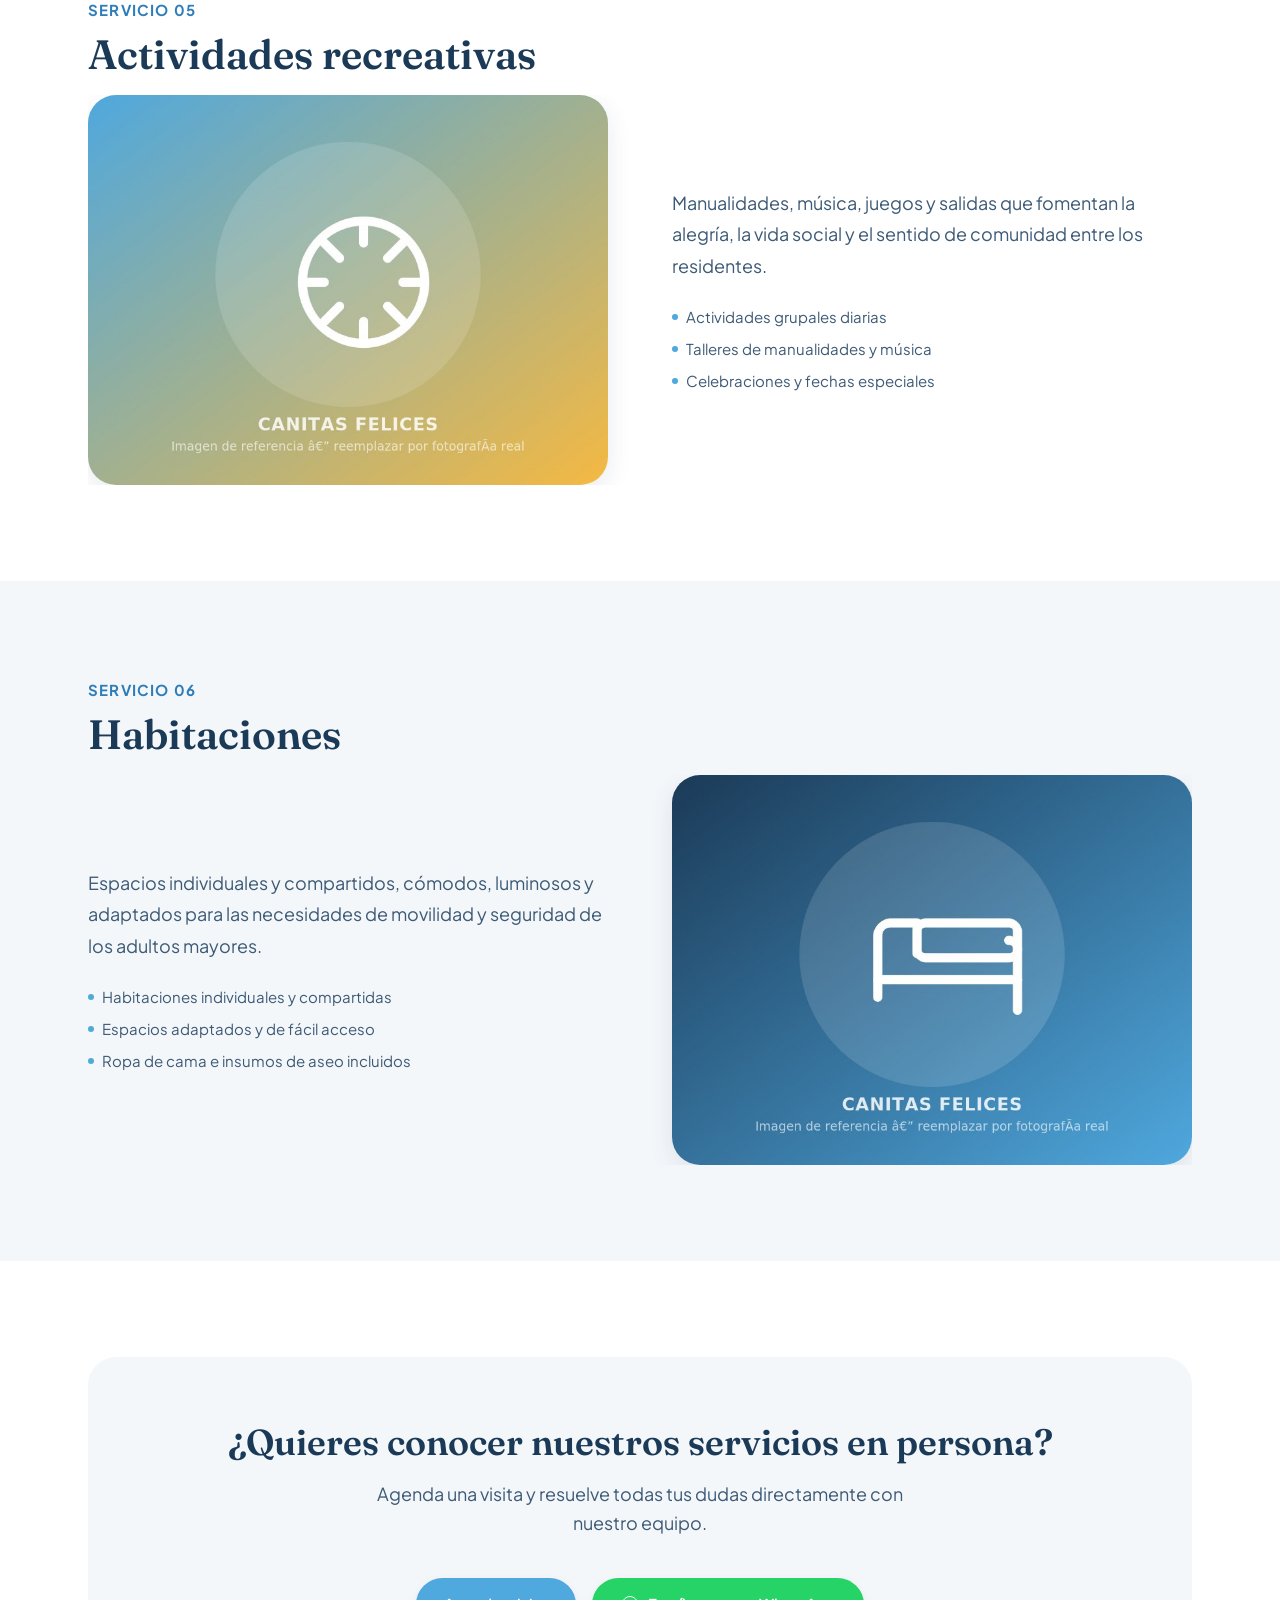
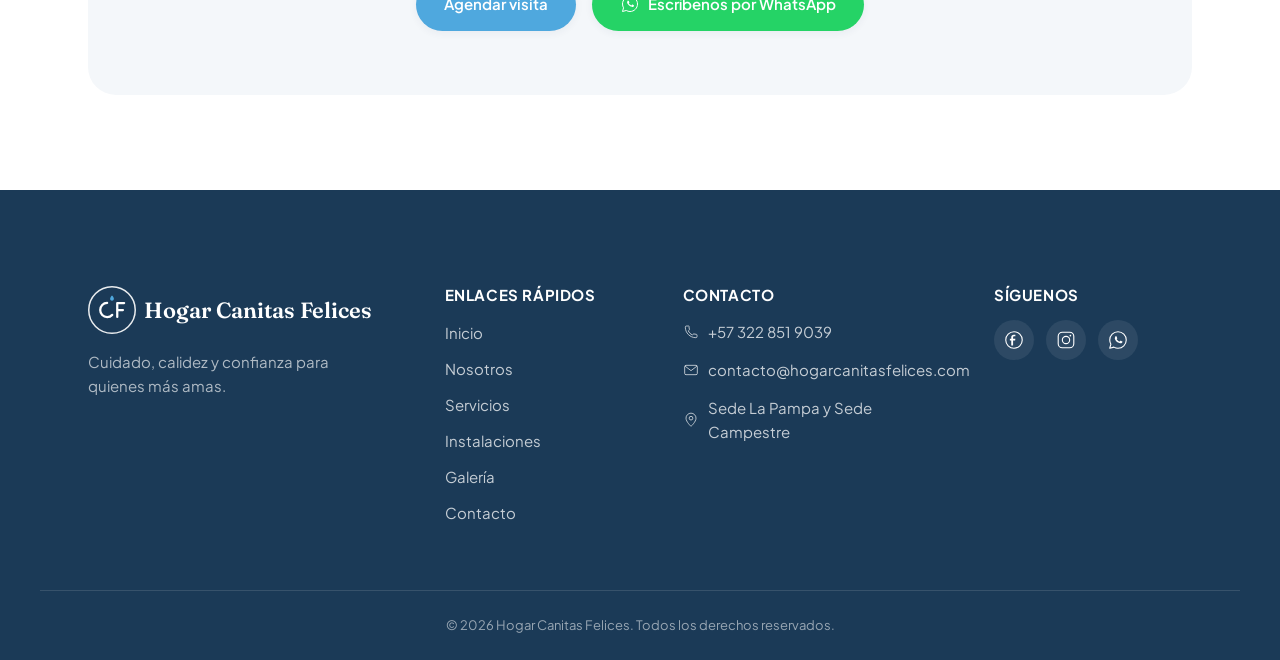
<file: servicios.html>
<!DOCTYPE html>
<html lang="es">
<head>
  <meta charset="UTF-8">
  <meta name="viewport" content="width=device-width, initial-scale=1.0">
  <title>Servicios | Hogar Canitas Felices</title>
  <meta name="description" content="Conoce en detalle los servicios de Hogar Canitas Felices: atención permanente, enfermería, alimentación balanceada, terapias, actividades recreativas y habitaciones.">
  <meta name="keywords" content="servicios geriátrico, enfermería, terapias, alimentación balanceada, cuidado adultos mayores, Hogar Canitas Felices">
  <meta name="author" content="Hogar Canitas Felices">
  <meta name="robots" content="index, follow">

  <meta property="og:title" content="Servicios | Hogar Canitas Felices">
  <meta property="og:description" content="Atención permanente, enfermería, alimentación balanceada, terapias, actividades recreativas y habitaciones adaptadas.">
  <meta property="og:type" content="website">
  <meta property="og:image" content="img/servicios/atencion-permanente.jpg">
  <meta property="og:locale" content="es_CO">

  <link rel="icon" type="image/x-icon" href="favicon.ico">

  <link rel="preconnect" href="https://fonts.googleapis.com">
  <link rel="preconnect" href="https://fonts.gstatic.com" crossorigin>
  <link href="https://fonts.googleapis.com/css2?family=Fraunces:opsz,wght@9..144,400;9..144,500;9..144,600;9..144,700&family=Plus+Jakarta+Sans:wght@400;500;600;700&display=swap" rel="stylesheet">

  <link rel="stylesheet" href="css/styles.css">
  <link rel="stylesheet" href="css/loader.css">
  <link rel="stylesheet" href="css/navbar.css">
  <link rel="stylesheet" href="css/cards.css">
  <link rel="stylesheet" href="css/page-header.css">
  <link rel="stylesheet" href="css/content-blocks.css">
  <link rel="stylesheet" href="css/footer.css">
  <link rel="stylesheet" href="css/animations.css">
  <link rel="stylesheet" href="css/responsive.css">

  <noscript>
    <style>#loader { display: none !important; }</style>
  </noscript>
</head>
<body>

  <div id="loader" class="loader" role="status" aria-live="polite">
    <div class="loader__content">
      <img src="img/logo/logo.svg" alt="" class="loader__logo" width="56" height="56">
      <span class="loader__spinner" aria-hidden="true"></span>
      <span class="visually-hidden">Cargando Hogar Canitas Felices…</span>
    </div>
  </div>

  <a class="skip-link" href="#contenido-principal">Saltar al contenido principal</a>

  <header class="navbar navbar--no-hero" id="navbar">
    <div class="navbar__container">
      <a href="index.html" class="navbar__logo" aria-label="Hogar Canitas Felices, ir al inicio">
        <img src="img/logo/logo.svg" alt="Logotipo Hogar Canitas Felices" class="navbar__logo-img" width="48" height="48">
        <span class="navbar__logo-text">Hogar Canitas Felices</span>
      </a>

      <button class="navbar__toggle" id="navbarToggle" aria-label="Abrir menú de navegación" aria-expanded="false" aria-controls="navbarMenu">
        <span class="navbar__toggle-bar"></span>
        <span class="navbar__toggle-bar"></span>
        <span class="navbar__toggle-bar"></span>
      </button>

      <nav class="navbar__menu" id="navbarMenu" aria-label="Navegación principal">
        <ul class="navbar__list">
          <li class="navbar__item"><a href="index.html" class="navbar__link">Inicio</a></li>
          <li class="navbar__item"><a href="nosotros.html" class="navbar__link">Nosotros</a></li>
          <li class="navbar__item"><a href="servicios.html" class="navbar__link is-active" aria-current="page">Servicios</a></li>
          <li class="navbar__item"><a href="sedes.html" class="navbar__link">Instalaciones</a></li>
          <li class="navbar__item"><a href="index.html#galeria" class="navbar__link">Galería</a></li>
          <li class="navbar__item"><a href="index.html#faq" class="navbar__link">Preguntas</a></li>
          <li class="navbar__item"><a href="index.html#contacto" class="navbar__link">Contacto</a></li>
        </ul>
        <a
          href="https://wa.me/573228519039?text=Hola%20Hogar%20Canitas%20Felices%2C%20quisiera%20más%20información"
          data-whatsapp-template="default"
          class="navbar__whatsapp"
          target="_blank"
          rel="noopener noreferrer"
          aria-label="Escríbenos por WhatsApp"
        >
          <img src="img/iconos/whatsapp.svg" alt="" class="navbar__whatsapp-icon" width="20" height="20">
          WhatsApp
        </a>
      </nav>
    </div>
  </header>

  <main id="contenido-principal">

    <section class="page-header">
      <div class="section__container">
        <p class="page-header__breadcrumb">
          <a href="index.html">Inicio</a>
          <span class="page-header__breadcrumb-separator">/</span>
          <span class="page-header__breadcrumb-current">Servicios</span>
        </p>
        <h1 class="page-header__title">Cuidado integral, pensado para cada etapa</h1>
        <p class="page-header__subtitle">Conoce en detalle cada uno de los servicios que ofrecemos en nuestras sedes.</p>
      </div>
    </section>

    <!-- Contenido de referencia: los detalles de cada servicio deben ser
         revisados por el negocio antes de producción. -->

    <section class="service-detail">
      <div class="section__container">
        <p class="section__eyebrow">Servicio 01</p>
        <h2 class="section__title">Atención permanente</h2>
        <div class="media-text" data-animate="fade-up">
          <div class="media-text__image">
            <img src="img/servicios/atencion-permanente.jpg" alt="Cuidador acompañando a un adulto mayor" loading="lazy">
          </div>
          <div class="media-text__text">
            <p>Supervisión continua, las 24 horas del día, los 365 días del año. Nuestro personal está presente en todo momento para atender cualquier necesidad, garantizando la seguridad y tranquilidad de cada residente y de su familia.</p>
            <ul class="media-text__list">
              <li>Personal disponible en todo momento, incluidas noches y festivos</li>
              <li>Protocolos de respuesta ante emergencias</li>
              <li>Comunicación constante con la familia</li>
            </ul>
          </div>
        </div>
      </div>
    </section>

    <section class="service-detail service-detail--alt">
      <div class="section__container">
        <p class="section__eyebrow">Servicio 02</p>
        <h2 class="section__title">Enfermería</h2>
        <div class="media-text media-text--reverse" data-animate="fade-up">
          <div class="media-text__image">
            <img src="img/servicios/enfermeria.jpg" alt="Enfermera tomando signos vitales a un residente" loading="lazy">
          </div>
          <div class="media-text__text">
            <p>Equipo de enfermería certificado, encargado del control de signos vitales, administración de medicamentos y curaciones. Trabajamos siempre bajo supervisión médica para garantizar un cuidado seguro y profesional.</p>
            <ul class="media-text__list">
              <li>Control periódico de signos vitales</li>
              <li>Administración y control de medicamentos</li>
              <li>Curaciones y procedimientos básicos</li>
            </ul>
          </div>
        </div>
      </div>
    </section>

    <section class="service-detail">
      <div class="section__container">
        <p class="section__eyebrow">Servicio 03</p>
        <h2 class="section__title">Alimentación</h2>
        <div class="media-text" data-animate="fade-up">
          <div class="media-text__image">
            <img src="img/servicios/alimentacion.jpg" alt="Plato de comida balanceada preparado para un residente" loading="lazy">
          </div>
          <div class="media-text__text">
            <p>Menús balanceados, elaborados junto a nutricionistas, pensando en la salud y el bienestar de cada residente. Cuidamos tanto el valor nutricional como el sabor de cada comida.</p>
            <ul class="media-text__list">
              <li>Menús balanceados, supervisados por nutricionistas</li>
              <li>Consideración de restricciones médicas básicas (ej. diabetes, hipertensión)</li>
              <li>Horarios de comida fijos y acompañados</li>
            </ul>
          </div>
        </div>
      </div>
    </section>

    <section class="service-detail service-detail--alt">
      <div class="section__container">
        <p class="section__eyebrow">Servicio 04</p>
        <h2 class="section__title">Terapias</h2>
        <div class="media-text media-text--reverse" data-animate="fade-up">
          <div class="media-text__image">
            <img src="img/servicios/terapias.jpg" alt="Terapeuta realizando ejercicios de movilidad con un residente" loading="lazy">
          </div>
          <div class="media-text__text">
            <p>Fisioterapia, terapia ocupacional y estimulación cognitiva, diseñadas para mantener y fortalecer la autonomía de cada residente el mayor tiempo posible.</p>
            <ul class="media-text__list">
              <li>Fisioterapia para movilidad y fuerza</li>
              <li>Terapia ocupacional para actividades diarias</li>
              <li>Estimulación cognitiva y de memoria</li>
            </ul>
          </div>
        </div>
      </div>
    </section>

    <section class="service-detail">
      <div class="section__container">
        <p class="section__eyebrow">Servicio 05</p>
        <h2 class="section__title">Actividades recreativas</h2>
        <div class="media-text" data-animate="fade-up">
          <div class="media-text__image">
            <img src="img/servicios/actividades-recreativas.jpg" alt="Grupo de residentes participando en una actividad recreativa" loading="lazy">
          </div>
          <div class="media-text__text">
            <p>Manualidades, música, juegos y salidas que fomentan la alegría, la vida social y el sentido de comunidad entre los residentes.</p>
            <ul class="media-text__list">
              <li>Actividades grupales diarias</li>
              <li>Talleres de manualidades y música</li>
              <li>Celebraciones y fechas especiales</li>
            </ul>
          </div>
        </div>
      </div>
    </section>

    <section class="service-detail service-detail--alt">
      <div class="section__container">
        <p class="section__eyebrow">Servicio 06</p>
        <h2 class="section__title">Habitaciones</h2>
        <div class="media-text media-text--reverse" data-animate="fade-up">
          <div class="media-text__image">
            <img src="img/servicios/habitaciones.jpg" alt="Habitación cómoda y luminosa para residentes" loading="lazy">
          </div>
          <div class="media-text__text">
            <p>Espacios individuales y compartidos, cómodos, luminosos y adaptados para las necesidades de movilidad y seguridad de los adultos mayores.</p>
            <ul class="media-text__list">
              <li>Habitaciones individuales y compartidas</li>
              <li>Espacios adaptados y de fácil acceso</li>
              <li>Ropa de cama e insumos de aseo incluidos</li>
            </ul>
          </div>
        </div>
      </div>
    </section>

    <section class="about-cta-section">
      <div class="section__container">
        <div class="about-cta" data-animate="fade-up">
          <h2 class="about-cta__title">¿Quieres conocer nuestros servicios en persona?</h2>
          <p class="about-cta__text">Agenda una visita y resuelve todas tus dudas directamente con nuestro equipo.</p>
          <div class="about-cta__actions">
            <a href="index.html#contacto" class="btn btn--primary">Agendar visita</a>
            <a
              href="https://wa.me/573228519039?text=Hola%20Hogar%20Canitas%20Felices%2C%20quisiera%20más%20información"
              data-whatsapp-template="default"
              class="btn btn--whatsapp"
              target="_blank"
              rel="noopener noreferrer"
            >
              <img src="img/iconos/whatsapp.svg" alt="" class="btn__icon" width="20" height="20">
              Escríbenos por WhatsApp
            </a>
          </div>
        </div>
      </div>
    </section>

  </main>

  <footer class="footer">
    <div class="footer__container">
      <div class="footer__brand">
        <a href="index.html" class="footer__logo">
          <img src="img/logo/logo-blanco.svg" alt="Logotipo Hogar Canitas Felices" width="48" height="48">
          <span>Hogar Canitas Felices</span>
        </a>
        <p class="footer__tagline">Cuidado, calidez y confianza para quienes más amas.</p>
      </div>

      <nav class="footer__links" aria-label="Enlaces rápidos">
        <h3 class="footer__heading">Enlaces rápidos</h3>
        <ul>
          <li><a href="index.html">Inicio</a></li>
          <li><a href="nosotros.html">Nosotros</a></li>
          <li><a href="servicios.html">Servicios</a></li>
          <li><a href="sedes.html">Instalaciones</a></li>
          <li><a href="index.html#galeria">Galería</a></li>
          <li><a href="index.html#contacto">Contacto</a></li>
        </ul>
      </nav>

      <div class="footer__contact">
        <h3 class="footer__heading">Contacto</h3>
        <ul>
          <li>
            <a href="tel:+573228519039">
              <img src="img/iconos/telefono.svg" alt="" width="16" height="16"> +57 322 851 9039
            </a>
          </li>
          <li>
            <a href="mailto:contacto@hogarcanitasfelices.com">
              <img src="img/iconos/correo.svg" alt="" width="16" height="16"> contacto@hogarcanitasfelices.com
            </a>
          </li>
          <li>
            <img src="img/iconos/ubicacion.svg" alt="" width="16" height="16"> Sede La Pampa y Sede Campestre
          </li>
        </ul>
      </div>

      <div class="footer__social">
        <h3 class="footer__heading">Síguenos</h3>
        <div class="footer__social-icons">
          <a href="#" aria-label="Facebook de Hogar Canitas Felices" target="_blank" rel="noopener noreferrer">
            <img src="img/iconos/facebook.svg" alt="" width="22" height="22">
          </a>
          <a href="#" aria-label="Instagram de Hogar Canitas Felices" target="_blank" rel="noopener noreferrer">
            <img src="img/iconos/instagram.svg" alt="" width="22" height="22">
          </a>
          <a href="https://wa.me/573228519039" data-whatsapp-template="plano" aria-label="WhatsApp de Hogar Canitas Felices" target="_blank" rel="noopener noreferrer">
            <img src="img/iconos/whatsapp.svg" alt="" width="22" height="22">
          </a>
        </div>
      </div>
    </div>

    <div class="footer__bottom">
      <p>&copy; <span id="currentYear"></span> Hogar Canitas Felices. Todos los derechos reservados.</p>
    </div>
  </footer>

  <a
    href="https://wa.me/573228519039?text=Hola%20Hogar%20Canitas%20Felices%2C%20quisiera%20más%20información"
    data-whatsapp-template="default"
    class="whatsapp-float"
    id="whatsappFloat"
    target="_blank"
    rel="noopener noreferrer"
    aria-label="Escríbenos por WhatsApp"
  >
    <span class="whatsapp-float__tooltip" aria-hidden="true">Escríbenos por WhatsApp</span>
    <img src="img/iconos/whatsapp.svg" alt="" width="28" height="28">
  </a>

  <button type="button" class="scroll-top" id="scrollTop" aria-label="Volver arriba">
    <img src="img/iconos/flecha-arriba.svg" alt="" width="22" height="22">
  </button>

  <script src="js/utils.js" defer></script>
  <script src="js/loader.js" defer></script>
  <script src="js/navbar.js" defer></script>
  <script src="js/scroll.js" defer></script>
  <script src="js/whatsapp.js" defer></script>
  <script src="js/animations.js" defer></script>
  <script src="js/app.js" defer></script>
</body>
</html>
</file>
<file: css/styles.css>
/* =====================================================================
   CANITAS FELICES — styles.css
   Hoja base: variables de diseño, reset, tipografía y utilidades globales.
   Los estilos específicos de cada componente viven en su propio archivo
   (navbar.css, banner.css, cards.css, gallery.css, footer.css, etc.)
   ===================================================================== */

/* ---------------------------------------------------------------------
   1. VARIABLES DE DISEÑO (Design Tokens)
   --------------------------------------------------------------------- */
:root {
  /* Paleta principal */
  --color-sky: #4FA8DE;          /* Azul cielo — color de marca */
  --color-sky-light: #E8F4FC;    /* Azul cielo muy claro — fondos suaves */
  --color-sky-dark: #2E7DB8;     /* Azul cielo oscurecido — hover/estados */
  --color-white: #FFFFFF;

  /* Colores de apoyo */
  --color-navy: #1B3A57;         /* Azul oscuro — texto principal, navbar sólida */
  --color-navy-soft: #3D5A76;    /* Azul oscuro suavizado — texto secundario */
  --color-gray-light: #F4F7FA;   /* Gris muy claro — fondos alternos de sección */
  --color-gray-border: #DDE6ED;  /* Bordes y divisores sutiles */
  --color-whatsapp: #25D366;     /* Verde — exclusivo para acciones de WhatsApp */
  --color-whatsapp-dark: #1EBA59;
  --color-star: #F5B942;         /* Dorado cálido — calificaciones */

  /* Tipografía */
  --font-display: 'Fraunces', Georgia, 'Times New Roman', serif;
  --font-body: 'Plus Jakarta Sans', -apple-system, BlinkMacSystemFont, 'Segoe UI', sans-serif;

  /* Escala tipográfica */
  --fs-xs: 0.8125rem;   /* 13px */
  --fs-sm: 0.9375rem;   /* 15px */
  --fs-base: 1rem;      /* 16px */
  --fs-md: 1.125rem;    /* 18px */
  --fs-lg: 1.375rem;    /* 22px */
  --fs-xl: 1.75rem;     /* 28px */
  --fs-2xl: 2.25rem;    /* 36px */
  --fs-3xl: 3rem;       /* 48px */
  --fs-4xl: 3.75rem;    /* 60px */

  /* Espaciado */
  --space-xs: 0.5rem;
  --space-sm: 1rem;
  --space-md: 1.5rem;
  --space-lg: 2.5rem;
  --space-xl: 4rem;
  --space-2xl: 6rem;

  /* Layout */
  --container-width: 1200px;
  --container-padding: clamp(1.25rem, 4vw, 3rem);

  /* Bordes y sombras */
  --radius-sm: 8px;
  --radius-md: 16px;
  --radius-lg: 28px;
  --radius-full: 999px;
  --shadow-sm: 0 2px 8px rgba(27, 58, 87, 0.06);
  --shadow-md: 0 8px 24px rgba(27, 58, 87, 0.10);
  --shadow-lg: 0 20px 48px rgba(27, 58, 87, 0.16);

  /* Transiciones */
  --transition-fast: 0.2s ease;
  --transition-base: 0.35s ease;
  --transition-slow: 0.6s cubic-bezier(0.22, 1, 0.36, 1);

  /* Altura de referencia de la navbar (usada por banner y scripts de scroll) */
  --navbar-height: 84px;
}

/* ---------------------------------------------------------------------
   2. RESET Y BASE
   --------------------------------------------------------------------- */
*,
*::before,
*::after {
  box-sizing: border-box;
  margin: 0;
  padding: 0;
}

html {
  scroll-behavior: smooth;
  scroll-padding-top: var(--navbar-height);
}

body {
  font-family: var(--font-body);
  font-size: var(--fs-base);
  line-height: 1.6;
  color: var(--color-navy);
  background-color: var(--color-white);
  -webkit-font-smoothing: antialiased;
  -moz-osx-font-smoothing: grayscale;
  overflow-x: hidden;
}

img {
  max-width: 100%;
  display: block;
}

a {
  color: inherit;
  text-decoration: none;
}

ul,
ol {
  list-style: none;
}

button {
  font-family: inherit;
  cursor: pointer;
  border: none;
  background: none;
}

input,
textarea,
button {
  font-family: inherit;
  font-size: inherit;
}

h1, h2, h3, h4, h5, h6 {
  font-family: var(--font-display);
  font-weight: 600;
  line-height: 1.2;
  color: var(--color-navy);
}

/* Respeta la preferencia de movimiento reducido del usuario */
@media (prefers-reduced-motion: reduce) {
  html {
    scroll-behavior: auto;
  }
  *,
  *::before,
  *::after {
    animation-duration: 0.01ms !important;
    animation-iteration-count: 1 !important;
    transition-duration: 0.01ms !important;
    scroll-behavior: auto !important;
  }
}

/* Estado de foco visible para navegación por teclado (accesibilidad) */
a:focus-visible,
button:focus-visible,
input:focus-visible,
textarea:focus-visible {
  outline: 3px solid var(--color-sky-dark);
  outline-offset: 3px;
  border-radius: var(--radius-sm);
}

/* Sobre fondos oscuros (hero, tarjetas de sede, footer, lightbox) el
   outline azul oscuro por defecto pierde contraste contra el propio
   fondo (ambos son tonos de azul similares) — se usa blanco en su lugar. */
.banner :focus-visible,
.location-card :focus-visible,
.footer :focus-visible,
.lightbox :focus-visible {
  outline-color: var(--color-white);
}

/* Enlace "saltar al contenido" — visible solo al enfocarse con teclado */
.skip-link {
  position: absolute;
  top: -100px;
  left: var(--space-sm);
  z-index: 1000;
  background: var(--color-navy);
  color: var(--color-white);
  padding: var(--space-xs) var(--space-md);
  border-radius: var(--radius-sm);
  transition: top var(--transition-fast);
}

.skip-link:focus {
  top: var(--space-sm);
}

/* ---------------------------------------------------------------------
   3. LAYOUT / CONTENEDORES
   --------------------------------------------------------------------- */
.section__container {
  width: 100%;
  max-width: var(--container-width);
  margin-inline: auto;
  padding-inline: var(--container-padding);
}

section {
  padding-block: var(--space-2xl);
}

/* ---------------------------------------------------------------------
   4. TIPOGRAFÍA DE SECCIÓN (reutilizable en Servicios, Sedes, Galería...)
   --------------------------------------------------------------------- */
.section__eyebrow {
  display: inline-block;
  font-family: var(--font-body);
  font-size: var(--fs-sm);
  font-weight: 700;
  letter-spacing: 0.08em;
  text-transform: uppercase;
  color: var(--color-sky-dark);
  margin-bottom: var(--space-xs);
}

.section__title {
  font-size: clamp(var(--fs-2xl), 3.2vw, var(--fs-3xl));
  color: var(--color-navy);
  max-width: 42rem;
  margin-bottom: var(--space-sm);
}

.section__description {
  font-size: var(--fs-md);
  color: var(--color-navy-soft);
  max-width: 38rem;
  margin-bottom: var(--space-lg);
}

/* Secciones con fondo alterno para crear ritmo visual al hacer scroll */
.why,
.locations,
.testimonials {
  background-color: var(--color-gray-light);
}

/* ---------------------------------------------------------------------
   5. BOTONES (utilidades compartidas por banner, cards y contacto)
   --------------------------------------------------------------------- */
.btn {
  display: inline-flex;
  align-items: center;
  justify-content: center;
  gap: var(--space-xs);
  padding: 0.9rem 1.75rem;
  font-size: var(--fs-sm);
  font-weight: 600;
  border-radius: var(--radius-full);
  transition: transform var(--transition-fast), box-shadow var(--transition-fast), background-color var(--transition-fast);
  white-space: nowrap;
}

.btn--primary {
  background-color: var(--color-sky);
  color: var(--color-white);
  box-shadow: var(--shadow-sm);
}

.btn--primary:hover {
  background-color: var(--color-sky-dark);
  box-shadow: var(--shadow-md);
  transform: translateY(-2px);
}

.btn--outline {
  background-color: transparent;
  color: var(--color-navy);
  border: 1.5px solid var(--color-gray-border);
}

.btn--outline:hover {
  border-color: var(--color-sky);
  color: var(--color-sky-dark);
  transform: translateY(-2px);
}

.btn--whatsapp {
  background-color: var(--color-whatsapp);
  color: var(--color-white);
  box-shadow: var(--shadow-sm);
}

.btn--whatsapp:hover {
  background-color: var(--color-whatsapp-dark);
  box-shadow: var(--shadow-md);
  transform: translateY(-2px);
}

.btn__icon {
  filter: brightness(0) invert(1);
}

/* ---------------------------------------------------------------------
   6. BOTÓN FLOTANTE DE WHATSAPP
   Nota: la animación de pulso (@keyframes whatsappPulse) vive en
   animations.css; aquí solo va la apariencia y posición base.
   La visibilidad la controla whatsapp.js alternando
   .whatsapp-float--visible según el scroll.
   --------------------------------------------------------------------- */
.whatsapp-float {
  position: fixed;
  right: var(--space-md);
  bottom: var(--space-md);
  z-index: 850;
  display: flex;
  align-items: center;
  justify-content: center;
  width: 60px;
  height: 60px;
  border-radius: var(--radius-full);
  background-color: var(--color-whatsapp);
  box-shadow: var(--shadow-lg);

  /* Oculto por defecto: whatsapp.js lo revela al salir del Hero */
  opacity: 0;
  transform: scale(0.8);
  pointer-events: none;
  transition: opacity var(--transition-base), transform var(--transition-base), background-color var(--transition-fast);
}

.whatsapp-float img {
  filter: brightness(0) invert(1);
}

.whatsapp-float:hover {
  background-color: var(--color-whatsapp-dark);
}

/* Tooltip: CSS puro (no depende de whatsapp.js para mostrarse/ocultarse),
   funciona incluso si JavaScript falla. El texto ya existe de forma
   accesible en el aria-label del enlace; este span es refuerzo visual,
   por eso aria-hidden="true". */
.whatsapp-float__tooltip {
  position: absolute;
  right: calc(100% + 12px);
  top: 50%;
  transform: translateY(-50%) translateX(4px);
  background-color: var(--color-navy);
  color: var(--color-white);
  font-size: var(--fs-xs);
  font-weight: 600;
  padding: 0.45rem 0.85rem;
  border-radius: var(--radius-sm);
  white-space: nowrap;
  box-shadow: var(--shadow-sm);
  opacity: 0;
  pointer-events: none;
  transition: opacity var(--transition-fast), transform var(--transition-fast);
}

.whatsapp-float:hover .whatsapp-float__tooltip,
.whatsapp-float:focus-visible .whatsapp-float__tooltip {
  opacity: 1;
  transform: translateY(-50%) translateX(0);
}

.whatsapp-float--visible {
  opacity: 1;
  transform: scale(1);
  pointer-events: auto;
}

/* ---------------------------------------------------------------------
   6b. BOTÓN FLOTANTE — VOLVER ARRIBA
   Mismo patrón que .whatsapp-float (oculto por defecto, revelado por
   scroll.js), en la esquina opuesta para no superponerse nunca entre sí.
   Es un botón secundario (48px vs. 60px de WhatsApp) porque su acción
   es de conveniencia, no la conversión principal del sitio.
   --------------------------------------------------------------------- */
.scroll-top {
  position: fixed;
  left: var(--space-md);
  bottom: var(--space-md);
  z-index: 850;
  display: flex;
  align-items: center;
  justify-content: center;
  width: 48px;
  height: 48px;
  border-radius: var(--radius-full);
  background-color: var(--color-white);
  border: 1.5px solid var(--color-gray-border);
  box-shadow: var(--shadow-md);

  /* Oculto por defecto: scroll.js lo revela al salir del Hero */
  opacity: 0;
  transform: translateY(8px);
  pointer-events: none;
  transition: opacity var(--transition-base), transform var(--transition-base), border-color var(--transition-fast);
}

.scroll-top:hover {
  border-color: var(--color-sky);
  transform: translateY(-2px);
}

.scroll-top--visible {
  opacity: 1;
  transform: translateY(0);
  pointer-events: auto;
}

/* ---------------------------------------------------------------------
   7. UTILIDADES GENERALES
   --------------------------------------------------------------------- */
.visually-hidden {
  position: absolute;
  width: 1px;
  height: 1px;
  overflow: hidden;
  clip: rect(0 0 0 0);
  white-space: nowrap;
}
</file>
<file: css/loader.css>
/* =====================================================================
   CANITAS FELICES — loader.css
   Pantalla de carga inicial. No estaba en la arquitectura original del
   Sprint 1 (igual que contact.css) — se agrega como componente propio
   en vez de mezclarse con styles.css, siguiendo ADR-002/ADR-003.
   ===================================================================== */

.loader {
  position: fixed;
  inset: 0;
  z-index: 2000; /* por encima de navbar (900) y whatsapp-float (850) */
  display: flex;
  align-items: center;
  justify-content: center;
  background-color: var(--color-white);
  opacity: 1;
  visibility: visible;
  transition: opacity var(--transition-slow), visibility var(--transition-slow);
}

/* Estado de salida, activado por loader.js */
.loader--hidden {
  opacity: 0;
  visibility: hidden;
  pointer-events: none;
}

.loader__content {
  display: flex;
  flex-direction: column;
  align-items: center;
  gap: var(--space-md);
}

.loader__logo {
  animation: loaderPulse 1.6s ease-in-out infinite;
}

.loader__spinner {
  width: 32px;
  height: 32px;
  border-radius: var(--radius-full);
  border: 3px solid var(--color-sky-light);
  border-top-color: var(--color-sky);
  animation: loaderSpin 0.8s linear infinite;
}

@keyframes loaderSpin {
  to {
    transform: rotate(360deg);
  }
}

@keyframes loaderPulse {
  0%,
  100% {
    opacity: 1;
  }
  50% {
    opacity: 0.6;
  }
}

/* prefers-reduced-motion ya está cubierto globalmente en styles.css
   (fuerza animation-duration/transition-duration casi a cero), por lo
   que el spinner y el pulso quedan efectivamente estáticos sin
   necesidad de una regla adicional aquí. */
</file>
<file: css/navbar.css>
/* =====================================================================
   CANITAS FELICES — navbar.css
   Navbar transparente sobre el hero; se vuelve sólida al hacer scroll
   (la clase .navbar--scrolled la agrega navbar.js).
   ===================================================================== */

.navbar {
  position: fixed;
  top: 0;
  left: 0;
  width: 100%;
  height: var(--navbar-height);
  z-index: 900;
  background-color: transparent;
  transition: background-color var(--transition-base), box-shadow var(--transition-base), height var(--transition-base);
}

.navbar__container {
  max-width: var(--container-width);
  height: 100%;
  margin-inline: auto;
  padding-inline: var(--container-padding);
  display: flex;
  align-items: center;
  justify-content: space-between;
  gap: var(--space-md);
}

/* --- Estado sólido, aplicado por JS cuando hay scroll --- */
.navbar--scrolled,
.navbar--no-hero {
  background-color: rgba(255, 255, 255, 0.92);
  backdrop-filter: blur(10px);
  box-shadow: var(--shadow-sm);
  height: 72px;
}

/* --- Logotipo --- */
.navbar__logo {
  display: flex;
  align-items: center;
  gap: var(--space-xs);
  flex-shrink: 0;
}

.navbar__logo-img {
  width: 44px;
  height: 44px;
  object-fit: contain;
  transition: width var(--transition-base), height var(--transition-base);
}

.navbar--scrolled .navbar__logo-img,
.navbar--no-hero .navbar__logo-img {
  width: 38px;
  height: 38px;
}

.navbar__logo-text {
  font-family: var(--font-display);
  font-size: var(--fs-md);
  font-weight: 600;
  color: var(--color-white);
  transition: color var(--transition-base);
}

.navbar--scrolled .navbar__logo-text,
.navbar--no-hero .navbar__logo-text {
  color: var(--color-navy);
}

/* --- Menú de navegación --- */
.navbar__menu {
  display: flex;
  align-items: center;
  gap: var(--space-lg);
}

.navbar__list {
  display: flex;
  align-items: center;
  gap: var(--space-md);
}

.navbar__link {
  position: relative;
  font-size: var(--fs-sm);
  font-weight: 600;
  color: var(--color-white);
  padding-block: 0.4rem;
  transition: color var(--transition-fast);
}

.navbar__link::after {
  content: '';
  position: absolute;
  left: 0;
  bottom: 0;
  width: 0;
  height: 2px;
  background-color: var(--color-sky);
  transition: width var(--transition-fast);
}

.navbar__link:hover::after,
.navbar__link:focus-visible::after {
  width: 100%;
}

/* Enlace de la sección actualmente visible (scrollspy, ver navbar.js) */
.navbar__link.is-active {
  color: var(--color-sky);
}

.navbar--scrolled .navbar__link.is-active,
.navbar--no-hero .navbar__link.is-active {
  color: var(--color-sky-dark);
}

.navbar__link.is-active::after {
  width: 100%;
}

.navbar--scrolled .navbar__link,
.navbar--no-hero .navbar__link {
  color: var(--color-navy);
}

.navbar--scrolled .navbar__link:hover,
.navbar--no-hero .navbar__link:hover {
  color: var(--color-sky-dark);
}

/* --- Botón de WhatsApp en la navbar --- */
.navbar__whatsapp {
  display: flex;
  align-items: center;
  gap: 0.4rem;
  background-color: var(--color-whatsapp);
  color: var(--color-white);
  font-size: var(--fs-xs);
  font-weight: 700;
  padding: 0.55rem 1rem;
  border-radius: var(--radius-full);
  box-shadow: var(--shadow-sm);
  transition: background-color var(--transition-fast), transform var(--transition-fast);
  flex-shrink: 0;
}

.navbar__whatsapp:hover {
  background-color: var(--color-whatsapp-dark);
  transform: translateY(-2px);
}

.navbar__whatsapp-icon {
  filter: brightness(0) invert(1);
}

/* --- Botón hamburguesa (oculto en escritorio, ver responsive.css) --- */
.navbar__toggle {
  display: none;
  flex-direction: column;
  justify-content: center;
  gap: 5px;
  width: 40px;
  height: 40px;
  padding: 8px;
  border-radius: var(--radius-sm);
}

.navbar__toggle-bar {
  display: block;
  width: 100%;
  height: 2px;
  background-color: var(--color-white);
  border-radius: var(--radius-full);
  transition: background-color var(--transition-base), transform var(--transition-fast), opacity var(--transition-fast);
}

.navbar--scrolled .navbar__toggle-bar,
.navbar--no-hero .navbar__toggle-bar {
  background-color: var(--color-navy);
}

/* Estado abierto del ícono hamburguesa -> X (clase agregada por navbar.js) */
.navbar__toggle.is-active .navbar__toggle-bar:nth-child(1) {
  transform: translateY(7px) rotate(45deg);
}

.navbar__toggle.is-active .navbar__toggle-bar:nth-child(2) {
  opacity: 0;
}

.navbar__toggle.is-active .navbar__toggle-bar:nth-child(3) {
  transform: translateY(-7px) rotate(-45deg);
}

/* Cuando navbar.js mueve el foco a una sección completa (navegación por
   ancla accesible), se omite el outline nativo: el propósito es que Tab
   continúe desde ahí, no ofrecer un control visualmente interactivo. */
main section[tabindex="-1"]:focus {
  outline: none;
}
</file>
<file: css/cards.css>
/* =====================================================================
   CANITAS FELICES — cards.css
   Estilos de todas las tarjetas del sitio: why-card, service-card,
   location-card y testimonial-card.
   ===================================================================== */

/* ---------------------------------------------------------------------
   1. WHY CARD — "¿Por qué elegir Canitas Felices?"
   --------------------------------------------------------------------- */
.why__grid {
  display: grid;
  grid-template-columns: repeat(4, 1fr);
  gap: var(--space-md);
}

.why-card {
  background-color: var(--color-white);
  border-radius: var(--radius-md);
  padding: var(--space-lg) var(--space-md);
  box-shadow: var(--shadow-sm);
  transition: transform var(--transition-base), box-shadow var(--transition-base);
}

.why-card:hover {
  transform: translateY(-6px);
  box-shadow: var(--shadow-md);
}

.why-card__icon {
  display: flex;
  align-items: center;
  justify-content: center;
  width: 64px;
  height: 64px;
  border-radius: var(--radius-full);
  background-color: var(--color-sky-light);
  margin-bottom: var(--space-md);
}

.why-card__title {
  font-size: var(--fs-md);
  margin-bottom: var(--space-xs);
}

.why-card__text {
  font-size: var(--fs-sm);
  color: var(--color-navy-soft);
  line-height: 1.6;
}

/* ---------------------------------------------------------------------
   2. SERVICE CARD — Servicios
   --------------------------------------------------------------------- */
.services__grid {
  display: grid;
  grid-template-columns: repeat(3, 1fr);
  gap: var(--space-md);
}

.service-card {
  background-color: var(--color-white);
  border: 1px solid var(--color-gray-border);
  border-radius: var(--radius-md);
  overflow: hidden;
  transition: transform var(--transition-base), box-shadow var(--transition-base), border-color var(--transition-base);
}

.service-card:hover {
  transform: translateY(-6px);
  box-shadow: var(--shadow-md);
  border-color: transparent;
}

.service-card__image {
  height: 200px;
  overflow: hidden;
}

.service-card__image img {
  width: 100%;
  height: 100%;
  object-fit: cover;
  transition: transform var(--transition-slow);
}

.service-card:hover .service-card__image img {
  transform: scale(1.08);
}

.service-card__body {
  padding: var(--space-md);
}

.service-card__title {
  font-size: var(--fs-lg);
  margin-bottom: var(--space-xs);
}

.service-card__text {
  font-size: var(--fs-sm);
  color: var(--color-navy-soft);
  line-height: 1.6;
  margin-bottom: var(--space-sm);
}

.service-card__link {
  display: inline-block;
  font-size: var(--fs-sm);
  font-weight: 700;
  color: var(--color-sky-dark);
  transition: gap var(--transition-fast), color var(--transition-fast);
}

.service-card__link:hover {
  color: var(--color-navy);
}

/* ---------------------------------------------------------------------
   3. LOCATION CARD — Sedes
   --------------------------------------------------------------------- */
.locations__grid {
  display: grid;
  grid-template-columns: repeat(2, 1fr);
  gap: var(--space-lg);
}

.location-card {
  position: relative;
  border-radius: var(--radius-lg);
  overflow: hidden;
  box-shadow: var(--shadow-md);
  min-height: 420px;
  display: flex;
  align-items: flex-end;
}

.location-card__image {
  position: absolute;
  inset: 0;
}

.location-card__image img {
  width: 100%;
  height: 100%;
  object-fit: cover;
  transition: transform var(--transition-slow);
}

.location-card:hover .location-card__image img {
  transform: scale(1.06);
}

.location-card::after {
  content: '';
  position: absolute;
  inset: 0;
  background: linear-gradient(180deg, rgba(27, 58, 87, 0) 40%, rgba(27, 58, 87, 0.85) 100%);
  z-index: 1;
}

.location-card__body {
  position: relative;
  z-index: 2;
  padding: var(--space-lg);
  color: var(--color-white);
}

.location-card__title {
  font-size: var(--fs-xl);
  color: var(--color-white);
  margin-bottom: var(--space-xs);
}

.location-card__text {
  font-size: var(--fs-sm);
  color: rgba(255, 255, 255, 0.88);
  margin-bottom: var(--space-md);
  max-width: 34ch;
}

.location-card .btn--outline {
  border-color: rgba(255, 255, 255, 0.6);
  color: var(--color-white);
}

.location-card .btn--outline:hover {
  background-color: var(--color-white);
  color: var(--color-navy);
  border-color: var(--color-white);
}

/* ---------------------------------------------------------------------
   4. TESTIMONIAL CARD — Testimonios
   --------------------------------------------------------------------- */
.testimonials__grid {
  display: grid;
  grid-template-columns: repeat(3, 1fr);
  gap: var(--space-md);
}

.testimonial-card {
  background-color: var(--color-white);
  border-radius: var(--radius-md);
  padding: var(--space-lg) var(--space-md);
  box-shadow: var(--shadow-sm);
  display: flex;
  flex-direction: column;
  transition: transform var(--transition-base), box-shadow var(--transition-base);
}

.testimonial-card:hover {
  transform: translateY(-6px);
  box-shadow: var(--shadow-md);
}

.testimonial-card__rating {
  display: flex;
  gap: 0.2rem;
  margin-bottom: var(--space-sm);
}

.testimonial-card__text {
  font-size: var(--fs-sm);
  color: var(--color-navy-soft);
  line-height: 1.7;
  font-style: italic;
  margin-bottom: var(--space-md);
  flex-grow: 1;
}

.testimonial-card__author {
  display: flex;
  align-items: center;
  gap: var(--space-xs);
  padding-top: var(--space-sm);
  border-top: 1px solid var(--color-gray-border);
}

.testimonial-card__avatar {
  width: 46px;
  height: 46px;
  border-radius: var(--radius-full);
  object-fit: cover;
}

.testimonial-card__name {
  font-size: var(--fs-sm);
  font-weight: 700;
  color: var(--color-navy);
}

.testimonial-card__relation {
  font-size: var(--fs-xs);
  color: var(--color-navy-soft);
}
</file>
<file: css/page-header.css>
/* =====================================================================
   CANITAS FELICES — page-header.css
   Encabezado compartido por las páginas internas del Sprint 4
   (nosotros.html, servicios.html, sedes.html). No existía en la
   arquitectura original — se agrega como componente propio, siguiendo
   el mismo criterio que contact.css/loader.css/lightbox.css/faq.css.

   No es un hero de pantalla completa como el del Home: es una banda
   compacta pensada para páginas de contenido, con breadcrumb para
   ubicar al usuario dentro del sitio.
   ===================================================================== */

.page-header {
  padding-block: var(--space-xl);
  background: linear-gradient(135deg, var(--color-navy) 0%, var(--color-sky-dark) 100%);
  margin-top: var(--navbar-height);
}

.page-header__breadcrumb {
  display: flex;
  align-items: center;
  gap: 0.4rem;
  font-size: var(--fs-xs);
  font-weight: 600;
  color: rgba(255, 255, 255, 0.7);
  margin-bottom: var(--space-sm);
}

.page-header__breadcrumb a {
  color: rgba(255, 255, 255, 0.85);
  transition: color var(--transition-fast);
}

.page-header__breadcrumb a:hover {
  color: var(--color-white);
}

.page-header__breadcrumb-separator {
  opacity: 0.6;
}

.page-header__breadcrumb-current {
  color: var(--color-white);
}

.page-header__title {
  color: var(--color-white);
  font-size: clamp(var(--fs-2xl), 4vw, var(--fs-3xl));
  max-width: 34ch;
}

.page-header__subtitle {
  color: rgba(255, 255, 255, 0.85);
  font-size: var(--fs-md);
  max-width: 42ch;
  margin-top: var(--space-sm);
}
</file>
<file: css/content-blocks.css>
/* =====================================================================
   CANITAS FELICES — content-blocks.css
   Patrón "imagen + texto" en dos columnas, reutilizable en cualquier
   página interna (nosotros.html, servicios.html, sedes.html). Evita
   duplicar el mismo grid en el CSS de cada página (CLAUDE.md §2.5).
   ===================================================================== */

.media-text {
  display: grid;
  grid-template-columns: 1fr 1fr;
  gap: var(--space-xl);
  align-items: center;
}

.media-text--reverse .media-text__image {
  order: 2;
}

.media-text__image img {
  width: 100%;
  height: 100%;
  aspect-ratio: 4 / 3;
  object-fit: cover;
  border-radius: var(--radius-lg);
  box-shadow: var(--shadow-md);
}

.media-text__text p {
  color: var(--color-navy-soft);
  font-size: var(--fs-md);
  line-height: 1.75;
  margin-bottom: var(--space-md);
}

.media-text__text p:last-child {
  margin-bottom: 0;
}

.media-text__list {
  margin-top: var(--space-md);
  display: flex;
  flex-direction: column;
  gap: var(--space-xs);
}

.media-text__list li {
  display: flex;
  align-items: flex-start;
  gap: var(--space-xs);
  color: var(--color-navy-soft);
  font-size: var(--fs-sm);
}

.media-text__list li::before {
  content: '';
  flex-shrink: 0;
  width: 6px;
  height: 6px;
  margin-top: 0.55rem;
  border-radius: var(--radius-full);
  background-color: var(--color-sky);
}

/* --- Modificadores compartidos --- */
.service-detail--alt {
  background-color: var(--color-gray-light);
}

.media-text__actions {
  justify-content: flex-start;
  margin-top: var(--space-md);
}

/* --- CTA final, reutilizado en nosotros.html / servicios.html / sedes.html --- */
.about-cta {
  background-color: var(--color-gray-light);
  border-radius: var(--radius-lg);
  padding: var(--space-xl) var(--space-lg);
  text-align: center;
}

.about-cta__title {
  font-size: var(--fs-2xl);
  margin-bottom: var(--space-sm);
}

.about-cta__text {
  color: var(--color-navy-soft);
  font-size: var(--fs-md);
  max-width: 42ch;
  margin-inline: auto;
  margin-bottom: var(--space-lg);
}

.about-cta__actions {
  display: flex;
  justify-content: center;
  flex-wrap: wrap;
  gap: var(--space-sm);
}
</file>
<file: css/nosotros.css>
/* =====================================================================
   CANITAS FELICES — nosotros.css
   Estilos específicos de la página "Nosotros" que no existen ya en
   otros archivos. Los bloques de "Valores" y "Misión y visión"
   reutilizan directamente .why__grid/.why-card (cards.css) — no se
   duplica ese patrón aquí, siguiendo CLAUDE.md §2.5 (no duplicar código).

   El CTA final (.about-cta) y los modificadores compartidos se movieron
   a css/content-blocks.css por usarse también en servicios.html y
   sedes.html — ver ese archivo.
   ===================================================================== */

/* --- Variante de 2 columnas para Misión y Visión, reutilizando .why-card --- */
.mission-grid {
  grid-template-columns: repeat(2, 1fr);
  max-width: 50rem;
}
</file>
<file: css/footer.css>
/* =====================================================================
   CANITAS FELICES — footer.css
   Pie de página con marca, enlaces rápidos, contacto y redes sociales.
   ===================================================================== */

.footer {
  background-color: var(--color-navy);
  color: rgba(255, 255, 255, 0.85);
  padding-top: var(--space-2xl);
}

.footer__container {
  max-width: var(--container-width);
  margin-inline: auto;
  padding-inline: var(--container-padding);
  display: grid;
  grid-template-columns: 1.6fr 1fr 1.2fr 1fr;
  gap: var(--space-lg);
  padding-bottom: var(--space-xl);
  border-bottom: 1px solid rgba(255, 255, 255, 0.12);
}

/* --- Marca --- */
.footer__brand {
  display: flex;
  flex-direction: column;
  gap: var(--space-sm);
}

.footer__logo {
  display: flex;
  align-items: center;
  gap: var(--space-xs);
}

.footer__logo span {
  font-family: var(--font-display);
  font-size: var(--fs-lg);
  font-weight: 600;
  color: var(--color-white);
}

.footer__tagline {
  font-size: var(--fs-sm);
  color: rgba(255, 255, 255, 0.65);
  max-width: 26ch;
  line-height: 1.6;
}

/* --- Encabezados de columna --- */
.footer__heading {
  font-family: var(--font-body);
  font-size: var(--fs-sm);
  font-weight: 700;
  letter-spacing: 0.04em;
  text-transform: uppercase;
  color: var(--color-white);
  margin-bottom: var(--space-sm);
}

/* --- Enlaces rápidos --- */
.footer__links ul {
  display: flex;
  flex-direction: column;
  gap: 0.65rem;
}

.footer__links a {
  font-size: var(--fs-sm);
  color: rgba(255, 255, 255, 0.75);
  transition: color var(--transition-fast), padding-left var(--transition-fast);
}

.footer__links a:hover {
  color: var(--color-sky);
  padding-left: 4px;
}

/* --- Contacto --- */
.footer__contact ul {
  display: flex;
  flex-direction: column;
  gap: 0.85rem;
}

.footer__contact li {
  display: flex;
  align-items: center;
  gap: 0.6rem;
  font-size: var(--fs-sm);
  color: rgba(255, 255, 255, 0.75);
}

.footer__contact a {
  display: flex;
  align-items: center;
  gap: 0.6rem;
  transition: color var(--transition-fast);
}

.footer__contact a:hover {
  color: var(--color-sky);
}

.footer__contact img {
  opacity: 0.85;
  filter: brightness(0) invert(1);
}

/* --- Redes sociales --- */
.footer__social-icons {
  display: flex;
  gap: 0.75rem;
}

.footer__social-icons a {
  display: flex;
  align-items: center;
  justify-content: center;
  width: 40px;
  height: 40px;
  border-radius: var(--radius-full);
  background-color: rgba(255, 255, 255, 0.08);
  transition: background-color var(--transition-fast), transform var(--transition-fast);
}

.footer__social-icons a:hover {
  background-color: var(--color-sky);
  transform: translateY(-3px);
}

.footer__social-icons img {
  filter: brightness(0) invert(1);
}

/* --- Línea inferior: derechos reservados --- */
.footer__bottom {
  padding-block: var(--space-md);
  text-align: center;
}

.footer__bottom p {
  font-size: var(--fs-xs);
  color: rgba(255, 255, 255, 0.55);
}
</file>
<file: css/animations.css>
/* =====================================================================
   CANITAS FELICES — animations.css
   Animaciones de entrada al hacer scroll. animations.js usa
   IntersectionObserver para agregar la clase .is-visible a los
   elementos con [data-animate] cuando entran en el viewport.
   Todo respeta prefers-reduced-motion (regla global en styles.css).
   ===================================================================== */

/* ---------------------------------------------------------------------
   1. ESTADO INICIAL (antes de entrar al viewport)

   --animate-duration y --animate-delay son variables CSS que
   animations.js escribe inline por elemento cuando existen los
   atributos data-duration / data-delay (valores en ms, libres — no
   limitados a los pasos fijos de data-animate-delay de la sección 3).
   Si no se especifican, caen al valor por defecto del design system.
   --------------------------------------------------------------------- */
[data-animate] {
  opacity: 0;
  transition:
    opacity var(--animate-duration, var(--transition-slow)),
    transform var(--animate-duration, var(--transition-slow)),
    clip-path var(--animate-duration, var(--transition-slow));
  transition-delay: var(--animate-delay, 0s);
  will-change: opacity, transform;
}

[data-animate="fade-up"] {
  transform: translateY(32px);
}

[data-animate="fade-in"] {
  transform: none;
}

[data-animate="fade-left"] {
  transform: translateX(-32px);
}

[data-animate="fade-right"] {
  transform: translateX(32px);
}

[data-animate="zoom-in"] {
  transform: scale(0.94);
}

/* "scale": efecto más marcado y "elástico" que zoom-in — pensado para
   elementos puntuales que quieren llamar la atención (ej. un ícono
   destacado), no para grupos de tarjetas. */
[data-animate="scale"] {
  transform: scale(0.7);
  transition-timing-function: cubic-bezier(0.34, 1.56, 0.64, 1);
}

/* "reveal": cortina que se abre de izquierda a derecha mediante
   clip-path, en vez de opacidad/transform. Técnica distinta a las
   demás variantes — útil para títulos o imágenes con un efecto más
   editorial. */
[data-animate="reveal"] {
  opacity: 1;
  transform: none;
  clip-path: inset(0 100% 0 0);
}

/* ---------------------------------------------------------------------
   2. ESTADO VISIBLE (clase agregada por animations.js)
   --------------------------------------------------------------------- */
[data-animate].is-visible {
  opacity: 1;
  transform: none;
  clip-path: inset(0 0 0 0);
}

/* ---------------------------------------------------------------------
   3. RETRASO ESCALONADO PARA GRUPOS DE TARJETAS
   Se aplica junto con [data-animate] en elementos que se listan uno
   tras otro (why-card, service-card, testimonial-card, etc.)

   Nota de precedencia: si un elemento combina data-animate-delay (pasos
   fijos de esta sección) con data-delay (ms libres, sección 1), este
   sistema de pasos fijos tiene prioridad en la cascada por ir después
   en el archivo. Se recomienda usar uno u otro por elemento, no ambos.
   --------------------------------------------------------------------- */
[data-animate-delay="1"] { transition-delay: 0.08s; }
[data-animate-delay="2"] { transition-delay: 0.16s; }
[data-animate-delay="3"] { transition-delay: 0.24s; }
[data-animate-delay="4"] { transition-delay: 0.32s; }
[data-animate-delay="5"] { transition-delay: 0.4s; }
[data-animate-delay="6"] { transition-delay: 0.48s; }

/* ---------------------------------------------------------------------
   4. ANIMACIÓN DE ENTRADA DE PÁGINA (hero)
   Se ejecuta una sola vez al cargar, no depende del scroll.
   ---------------------------------------------------------------------- */
.banner__eyebrow,
.banner__title,
.banner__subtitle,
.banner__actions {
  opacity: 0;
  animation: heroReveal var(--transition-slow) forwards;
}

.banner__eyebrow { animation-delay: 0.1s; }
.banner__title { animation-delay: 0.22s; }
.banner__subtitle { animation-delay: 0.34s; }
.banner__actions { animation-delay: 0.46s; }

@keyframes heroReveal {
  from {
    opacity: 0;
    transform: translateY(18px);
  }
  to {
    opacity: 1;
    transform: translateY(0);
  }
}

/* ---------------------------------------------------------------------
   5. PULSO SUAVE PARA EL BOTÓN FLOTANTE DE WHATSAPP
   Llama la atención sin ser invasivo; whatsapp.js puede pausarlo
   agregando .whatsapp-float--static si se prefiere quieto.
   --------------------------------------------------------------------- */
@keyframes whatsappPulse {
  0% {
    box-shadow: 0 0 0 0 rgba(37, 211, 102, 0.55);
  }
  70% {
    box-shadow: 0 0 0 14px rgba(37, 211, 102, 0);
  }
  100% {
    box-shadow: 0 0 0 0 rgba(37, 211, 102, 0);
  }
}

.whatsapp-float--visible {
  animation: whatsappPulse 2.6s ease-out infinite;
}

.whatsapp-float--static {
  animation: none;
}
</file>
<file: css/responsive.css>
/* =====================================================================
   CANITAS FELICES — responsive.css
   Ajustes responsive por breakpoint. Se carga al final para poder
   sobreescribir con claridad los estilos base de cada componente.

   Breakpoints:
   - Monitor grande: > 1200px (estilos base, ya cubiertos en cada archivo)
   - Portátil:  1024px - 1200px
   - Tablet:     768px - 1024px
   - Celular:    hasta 767px
   - Celular pequeño: hasta 380px
   ===================================================================== */

/* ---------------------------------------------------------------------
   PORTÁTIL (<= 1200px)
   --------------------------------------------------------------------- */
@media (max-width: 1200px) {
  .why__grid {
    grid-template-columns: repeat(2, 1fr);
  }

  .footer__container {
    grid-template-columns: 1.4fr 1fr 1fr;
  }

  .footer__social {
    grid-column: span 3;
  }
}

/* ---------------------------------------------------------------------
   TABLET (<= 1024px)
   --------------------------------------------------------------------- */
@media (max-width: 1024px) {
  :root {
    --fs-4xl: 3rem;
    --fs-3xl: 2.5rem;
  }

  .services__grid {
    grid-template-columns: repeat(2, 1fr);
  }

  .testimonials__grid {
    grid-template-columns: 1fr;
    max-width: 32rem;
    margin-inline: auto;
  }

  .gallery__grid {
    grid-template-columns: repeat(3, 1fr);
    grid-auto-rows: 180px;
  }

  .contact__grid {
    grid-template-columns: 1fr;
  }

  .contact__map {
    min-height: 320px;
  }
}

/* ---------------------------------------------------------------------
   MENÚ MÓVIL (<= 900px) — activa el patrón de navbar hamburguesa
   --------------------------------------------------------------------- */
@media (max-width: 900px) {
  .navbar__toggle {
    display: flex;
  }

  .navbar__menu {
    position: fixed;
    inset: 0;
    top: var(--navbar-height);
    height: calc(100svh - var(--navbar-height));
    flex-direction: column;
    justify-content: flex-start;
    align-items: flex-start;
    gap: var(--space-lg);
    background-color: var(--color-white);
    padding: var(--space-xl) var(--container-padding);
    transform: translateX(100%);
    transition: transform var(--transition-base);
    overflow-y: auto;
  }

  .navbar__menu.is-open {
    transform: translateX(0);
    box-shadow: var(--shadow-lg);
  }

  .navbar__list {
    flex-direction: column;
    align-items: flex-start;
    gap: var(--space-md);
    width: 100%;
  }

  .navbar__link {
    display: block;
    font-size: var(--fs-lg);
    color: var(--color-navy);
    width: 100%;
  }

  .navbar__link::after {
    display: none;
  }

  .navbar__whatsapp {
    width: 100%;
    justify-content: center;
    padding-block: 0.85rem;
  }
}

/* ---------------------------------------------------------------------
   CELULAR (<= 767px)
   --------------------------------------------------------------------- */
@media (max-width: 767px) {
  :root {
    --space-2xl: 3.5rem;
    --space-xl: 2.5rem;
  }

  section {
    padding-block: var(--space-xl);
  }

  /* --- Hero --- */
  .banner__content {
    text-align: left;
  }

  .banner__title {
    max-width: 22ch;
  }

  .banner__actions {
    flex-direction: column;
    align-items: stretch;
  }

  .banner__actions .btn {
    width: 100%;
  }

  .banner__scroll {
    display: none;
  }

  /* --- Grids a una sola columna --- */
  .why__grid,
  .services__grid,
  .locations__grid,
  .mission-grid,
  .media-text {
    grid-template-columns: 1fr;
  }

  .media-text__image {
    order: -1; /* la imagen va primero en móvil, antes del texto */
  }

  .location-card {
    min-height: 320px;
  }

  /* --- Galería --- */
  .gallery__grid {
    grid-template-columns: repeat(2, 1fr);
    grid-auto-rows: 150px;
  }

  .gallery__item:nth-child(6n + 1) {
    grid-column: span 2;
    grid-row: span 1;
  }

  .gallery__tabs {
    width: 100%;
  }

  .gallery__tab {
    flex: 1;
    text-align: center;
    padding-inline: 0.75rem;
  }

  /* --- Footer --- */
  .footer__container {
    grid-template-columns: 1fr;
    gap: var(--space-lg);
    text-align: left;
  }

  .footer__social {
    grid-column: span 1;
  }

  /* --- Contacto --- */
  .contact__form {
    padding: var(--space-md);
  }
}

/* ---------------------------------------------------------------------
   CELULAR PEQUEÑO (<= 380px)
   --------------------------------------------------------------------- */
@media (max-width: 380px) {
  :root {
    --container-padding: 1.1rem;
  }

  .banner__title {
    font-size: var(--fs-2xl);
  }

  .why-card,
  .testimonial-card {
    padding: var(--space-md) var(--space-sm);
  }
}
</file>
